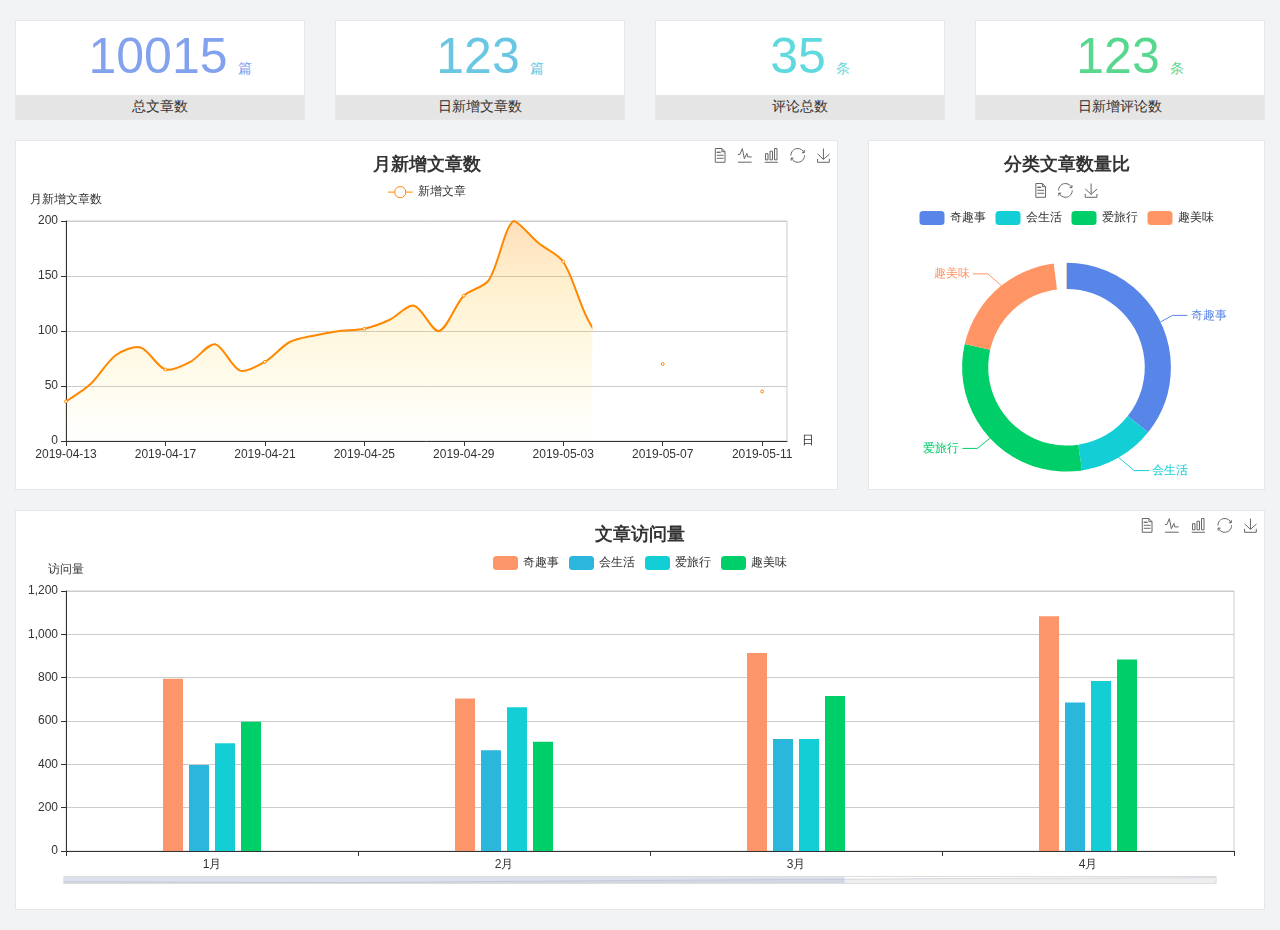
<file: home/dashboard.html>
<!DOCTYPE html>
<html lang="en">

<head>
  <meta charset="UTF-8">
  <meta name="viewport" content="width=device-width, initial-scale=1.0">
  <meta http-equiv="X-UA-Compatible" content="ie=edge">
  <title>图表统计</title>
  <link rel="stylesheet" href="../assets/lib/bootstrap.css">
  <link rel="stylesheet" href="../assets/lib/main.css" />
  <script src="../assets/lib/jquery.js"></script>
  <script type="text/javascript" src="../assets/lib/echarts.min.js"></script>
</head>

<body>
  <div class="container-fluid">
    <div class="row spannel_list">
      <div class="col-sm-3 col-xs-6">
        <div class="spannel">
          <em>10015</em><span>篇</span>
          <b>总文章数</b>
        </div>
      </div>
      <div class="col-sm-3 col-xs-6">
        <div class="spannel scolor01">
          <em>123</em><span>篇</span>
          <b>日新增文章数</b>
        </div>
      </div>
      <div class="col-sm-3 col-xs-6">
        <div class="spannel scolor02">
          <em>35</em><span>条</span>
          <b>评论总数</b>
        </div>
      </div>
      <div class="col-sm-3 col-xs-6">
        <div class="spannel scolor03">
          <em>123</em><span>条</span>
          <b>日新增评论数</b>
        </div>
      </div>
    </div>
  </div>

  <div class="container-fluid">
    <div class="row curve-pie">
      <div class="col-lg-8 col-md-8">
        <div class="gragh_pannel" id="curve_show"></div>
      </div>
      <div class="col-lg-4 col-md-4">
        <div class="gragh_pannel" id="pie_show"></div>
      </div>
    </div>
  </div>

  <div class="container-fluid">
    <div class="column_pannel" id="column_show"></div>
  </div>

  <script>
    var oChart = echarts.init(document.getElementById('curve_show'));
    var aList_all = [
      { 'count': 36, 'date': '2019-04-13' },
      { 'count': 52, 'date': '2019-04-14' },
      { 'count': 78, 'date': '2019-04-15' },
      { 'count': 85, 'date': '2019-04-16' },
      { 'count': 65, 'date': '2019-04-17' },
      { 'count': 72, 'date': '2019-04-18' },
      { 'count': 88, 'date': '2019-04-19' },
      { 'count': 64, 'date': '2019-04-20' },
      { 'count': 72, 'date': '2019-04-21' },
      { 'count': 90, 'date': '2019-04-22' },
      { 'count': 96, 'date': '2019-04-23' },
      { 'count': 100, 'date': '2019-04-24' },
      { 'count': 102, 'date': '2019-04-25' },
      { 'count': 110, 'date': '2019-04-26' },
      { 'count': 123, 'date': '2019-04-27' },
      { 'count': 100, 'date': '2019-04-28' },
      { 'count': 132, 'date': '2019-04-29' },
      { 'count': 146, 'date': '2019-04-30' },
      { 'count': 200, 'date': '2019-05-01' },
      { 'count': 180, 'date': '2019-05-02' },
      { 'count': 163, 'date': '2019-05-03' },
      { 'count': 110, 'date': '2019-05-04' },
      { 'count': 80, 'date': '2019-05-05' },
      { 'count': 82, 'date': '2019-05-06' },
      { 'count': 70, 'date': '2019-05-07' },
      { 'count': 65, 'date': '2019-05-08' },
      { 'count': 54, 'date': '2019-05-09' },
      { 'count': 40, 'date': '2019-05-10' },
      { 'count': 45, 'date': '2019-05-11' },
      { 'count': 38, 'date': '2019-05-12' },
    ];

    let aCount = [];
    let aDate = [];

    for (var i = 0; i < aList_all.length; i++) {
      aCount.push(aList_all[i].count);
      aDate.push(aList_all[i].date);
    }

    var chartopt = {
      title: {
        text: '月新增文章数',
        left: 'center',
        top: '10'
      },
      tooltip: {
        trigger: 'axis'
      },
      legend: {
        data: ['新增文章'],
        top: '40'
      },
      toolbox: {
        show: true,
        feature: {
          mark: { show: true },
          dataView: { show: true, readOnly: false },
          magicType: { show: true, type: ['line', 'bar'] },
          restore: { show: true },
          saveAsImage: { show: true }
        }
      },
      calculable: true,
      xAxis: [
        {
          name: '日',
          type: 'category',
          boundaryGap: false,
          data: aDate
        }
      ],
      yAxis: [
        {
          name: '月新增文章数',
          type: 'value'
        }
      ],
      series: [
        {
          name: '新增文章',
          type: 'line',
          smooth: true,
          itemStyle: { normal: { areaStyle: { type: 'default' }, color: '#f80' }, lineStyle: { color: '#f80' } },
          data: aCount
        }],
      areaStyle: {
        normal: {
          color: new echarts.graphic.LinearGradient(0, 0, 0, 1, [{
            offset: 0,
            color: 'rgba(255,136,0,0.39)'
          }, {
            offset: .34,
            color: 'rgba(255,180,0,0.25)'
          }, {
            offset: 1,
            color: 'rgba(255,222,0,0.00)'
          }])

        }
      },
      grid: {
        show: true,
        x: 50,
        x2: 50,
        y: 80,
        height: 220
      }
    };

    oChart.setOption(chartopt);


    var oPie = echarts.init(document.getElementById('pie_show'));
    var oPieopt =
    {
      title: {
        top: 10,
        text: '分类文章数量比',
        x: 'center'
      },
      tooltip: {
        trigger: 'item',
        formatter: "{a} <br/>{b} : {c} ({d}%)"
      },
      color: ['#5885e8', '#13cfd5', '#00ce68', '#ff9565'],
      legend: {
        x: 'center',
        top: 65,
        data: ['奇趣事', '会生活', '爱旅行', '趣美味']
      },
      toolbox: {
        show: true,
        x: 'center',
        top: 35,
        feature: {
          mark: { show: true },
          dataView: { show: true, readOnly: false },
          magicType: {
            show: true,
            type: ['pie', 'funnel'],
            option: {
              funnel: {
                x: '25%',
                width: '50%',
                funnelAlign: 'left',
                max: 1548
              }
            }
          },
          restore: { show: true },
          saveAsImage: { show: true }
        }
      },
      calculable: true,
      series: [
        {
          name: '访问来源',
          type: 'pie',
          radius: ['45%', '60%'],
          center: ['50%', '65%'],
          data: [
            { value: 300, name: '奇趣事' },
            { value: 100, name: '会生活' },
            { value: 260, name: '爱旅行' },
            { value: 180, name: '趣美味' }
          ]
        }
      ]
    };
    oPie.setOption(oPieopt);



    var oColumn = this.echarts.init(document.getElementById('column_show'));
    var oColumnopt =
    {
      title: {
        text: '文章访问量',
        left: 'center',
        top: '10'
      },
      tooltip: {
        trigger: 'axis'
      },
      legend: {
        data: ['奇趣事', '会生活', '爱旅行', '趣美味'],
        top: '40'
      },
      toolbox: {
        show: true,
        feature: {
          mark: { show: true },
          dataView: { show: true, readOnly: false },
          magicType: { show: true, type: ['line', 'bar'] },
          restore: { show: true },
          saveAsImage: { show: true }
        }
      },
      calculable: true,
      xAxis: [
        {
          type: 'category',
          data: ['1月', '2月', '3月', '4月', '5月']
        }
      ],
      yAxis: [
        {
          name: '访问量',
          type: 'value'
        }
      ],
      series: [
        {
          name: '奇趣事',
          type: 'bar',
          barWidth: 20,
          itemStyle: {
            normal: { areaStyle: { type: 'default' }, color: '#fd956a' }
          },
          data: [800, 708, 920, 1090, 1200]
        },
        {
          name: '会生活',
          type: 'bar',
          barWidth: 20,
          itemStyle: {
            normal: { areaStyle: { type: 'default' }, color: '#2bb6db' }
          },
          data: [400, 468, 520, 690, 800]
        },
        {
          name: '爱旅行',
          type: 'bar',
          barWidth: 20,
          itemStyle: {
            normal: { areaStyle: { type: 'default' }, color: '#13cfd5' }
          },
          data: [500, 668, 520, 790, 900]
        },
        {
          name: '趣美味',
          type: 'bar',
          barWidth: 20,
          itemStyle: {
            normal: { areaStyle: { type: 'default' }, color: '#00ce68' }
          },
          data: [600, 508, 720, 890, 1000]
        }
      ],
      grid: {
        show: true,
        x: 50,
        x2: 30,
        y: 80,
        height: 260
      },
      dataZoom: [//给x轴设置滚动条
        {
          start: 0,//默认为0
          end: 100 - 1000 / 31,//默认为100
          type: 'slider',
          show: true,
          xAxisIndex: [0],
          handleSize: 0,//滑动条的 左右2个滑动条的大小
          height: 8,//组件高度
          left: 45, //左边的距离
          right: 50,//右边的距离
          bottom: 26,//右边的距离
          handleColor: '#ddd',//h滑动图标的颜色
          handleStyle: {
            borderColor: "#cacaca",
            borderWidth: "1",
            shadowBlur: 2,
            background: "#ddd",
            shadowColor: "#ddd",
          }
        }]
    };
    oColumn.setOption(oColumnopt);
  </script>
</body>

</html>
</file>
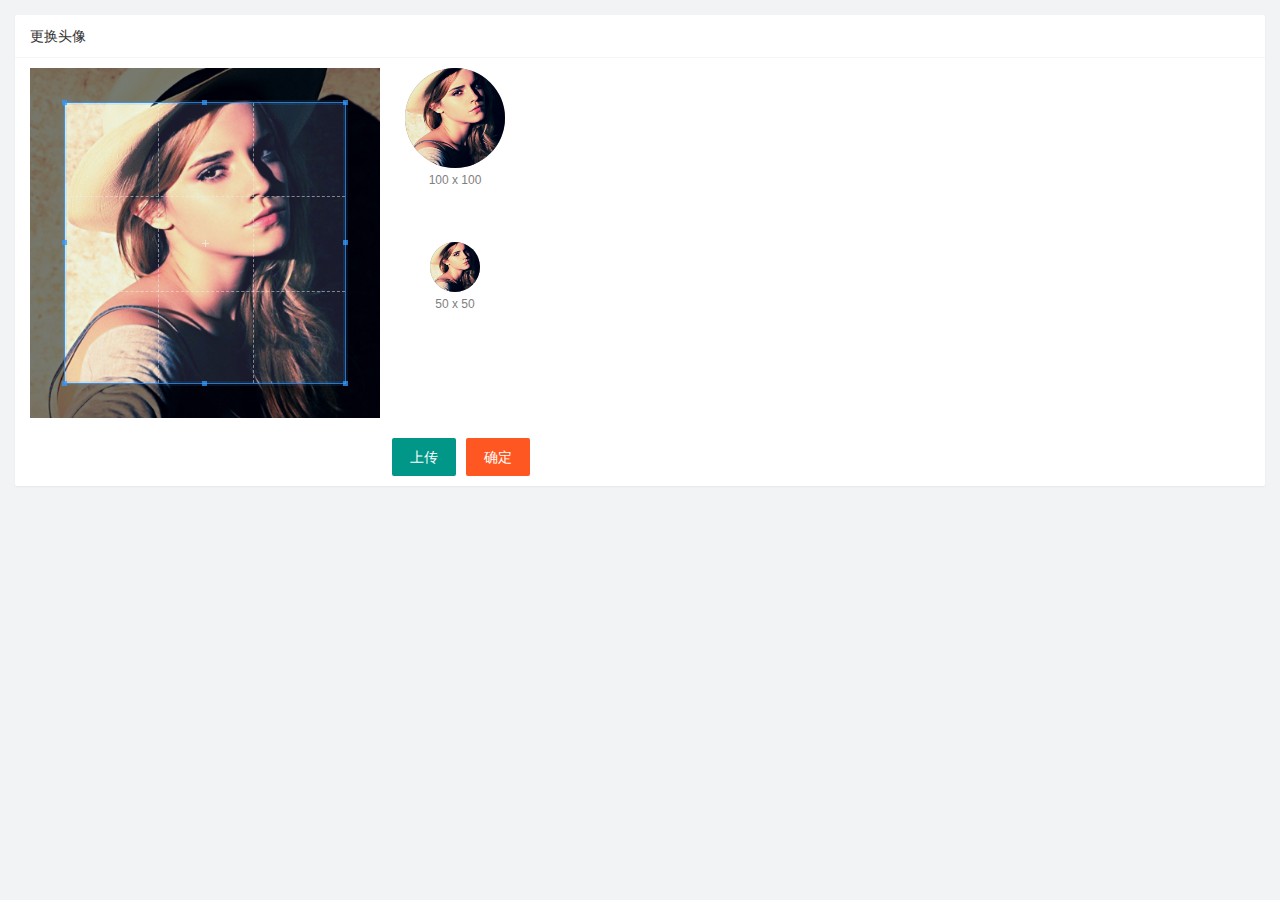
<file: user/user_avatar.html>
<!DOCTYPE html>
<html lang="en">

<head>
    <meta charset="UTF-8">
    <meta name="viewport" content="width=device-width, initial-scale=1.0">
    <title>Document</title>
    <link rel="stylesheet" href="../assets/lib/layui/css/layui.css">
    <link rel="stylesheet" href="../assets/lib/cropper/cropper.css">
    <link rel="stylesheet" href="../assets/css/user/user_avatar.css">
</head>

<body>
    <div class="layui-card">
        <div class="layui-card-header">更换头像</div>
        <div class="layui-card-body">
            <!-- 第一行的图片裁剪和预览区域 -->
            <div class="row1">
                <!-- 图片裁剪区域 -->
                <div class="cropper-box">
                    <!-- 这个 img 标签很重要，将来会把它初始化为裁剪区域 -->
                    <img id="image" src="../assets/images/sample.jpg" />
                </div>
                <!-- 图片的预览区域 -->
                <div class="preview-box">
                    <div>
                        <!-- 宽高为 100px 的预览区域 -->
                        <div class="img-preview w100"></div>
                        <p class="size">100 x 100</p>
                    </div>
                    <div>
                        <!-- 宽高为 50px 的预览区域 -->
                        <div class="img-preview w50"></div>
                        <p class="size">50 x 50</p>
                    </div>
                </div>
            </div>

            <!-- 第二行的按钮区域 -->
            <div class="row2">
                <input type="file" id="file" accept="image/png,image/jpeg">
                <button type="button" class="layui-btn" id="btnChooseImage">上传</button>
                <button type="button" class="layui-btn layui-btn-danger" id="btnUpload">确定</button>
            </div>
        </div>
    </div>
    <script src="../assets/lib/layui/layui.all.js"></script>
    <script src="../assets/lib/jquery.js"></script>
    <script src="../assets/lib/cropper/Cropper.js"></script>
    <script src="../assets/lib/cropper/jquery-cropper.js"></script>
    <script src="../assets/js/baseAPI.js"></script>
    <script src="../assets/js/user/user_avatar.js"></script>
</body>

</html>
</file>
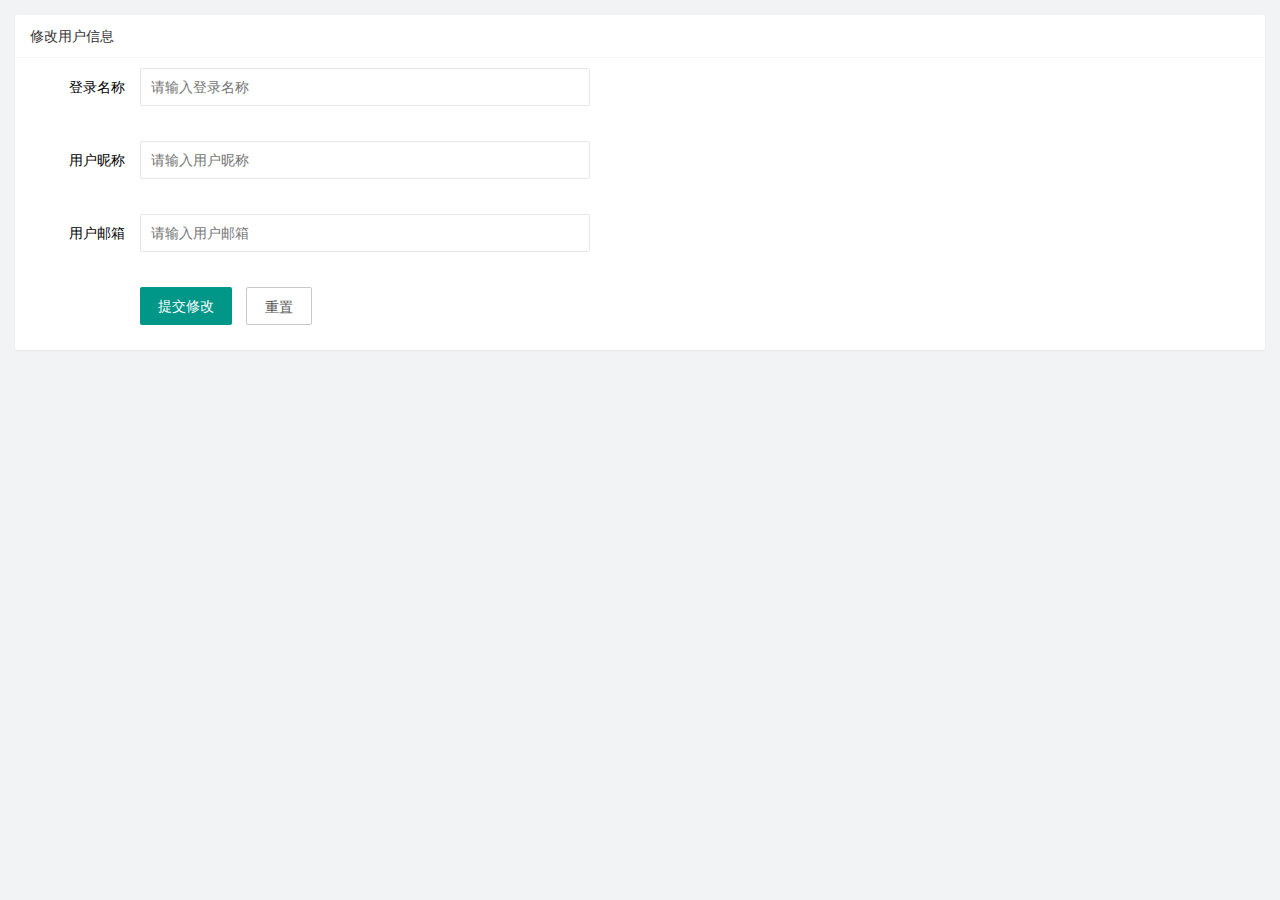
<file: user/user_info.html>
<!DOCTYPE html>
<html lang="en">

<head>
    <meta charset="UTF-8">
    <meta name="viewport" content="width=device-width, initial-scale=1.0">
    <title>Document</title>
    <!-- 导入第三方的样式 -->
    <link rel="stylesheet" href="../assets/lib/layui/css/layui.css">
    <!-- 导入自己的样式 -->
    <link rel="stylesheet" href="../assets/css/user/user_info.css">

</head>

<body>
    <div class="layui-card">
        <div class="layui-card-header">修改用户信息</div>
        <div class="layui-card-body">
            <!-- form表单 -->
            <!-- form 表单区域 -->
            <form class="layui-form" lay-filter="formUserInfo">
                <!-- 这是隐藏域 -->
                <input type="hidden" name="id">
                <div class="layui-form-item">
                    <label class="layui-form-label">登录名称</label>
                    <div class="layui-input-block">
                        <input type="text" name="username" required lay-verify="required" placeholder="请输入登录名称"
                            autocomplete="off" class="layui-input" readonly />
                    </div>
                </div>
                <div class="layui-form-item">
                    <label class="layui-form-label">用户昵称</label>
                    <div class="layui-input-block">
                        <input type="text" name="nickname" required lay-verify="required|nickname" placeholder="请输入用户昵称"
                            autocomplete="off" class="layui-input" />
                    </div>
                </div>
                <div class="layui-form-item">
                    <label class="layui-form-label">用户邮箱</label>
                    <div class="layui-input-block">
                        <input type="text" name="email" required lay-verify="required|email" placeholder="请输入用户邮箱"
                            autocomplete="off" class="layui-input" />
                    </div>
                </div>
                <div class="layui-form-item">
                    <div class="layui-input-block">
                        <button class="layui-btn" lay-submit lay-filter="formDemo">提交修改</button>
                        <button type="reset" class="layui-btn layui-btn-primary" id="btnReset">重置</button>
                    </div>
                </div>
            </form>
        </div>
    </div>

    <!-- 导入 layui 的 js -->
    <script src="../assets/lib/layui/layui.all.js"></script>
    <!-- 导入 jquery -->
    <script src="../assets/lib/jquery.js"></script>
    <!-- 导入 baseAPI -->
    <script src="../assets/js/baseAPI.js"></script>
    <!-- 导入自己的 js -->
    <script src="../assets/js/user/user_info.js"></script>
</body>

</html>
</file>
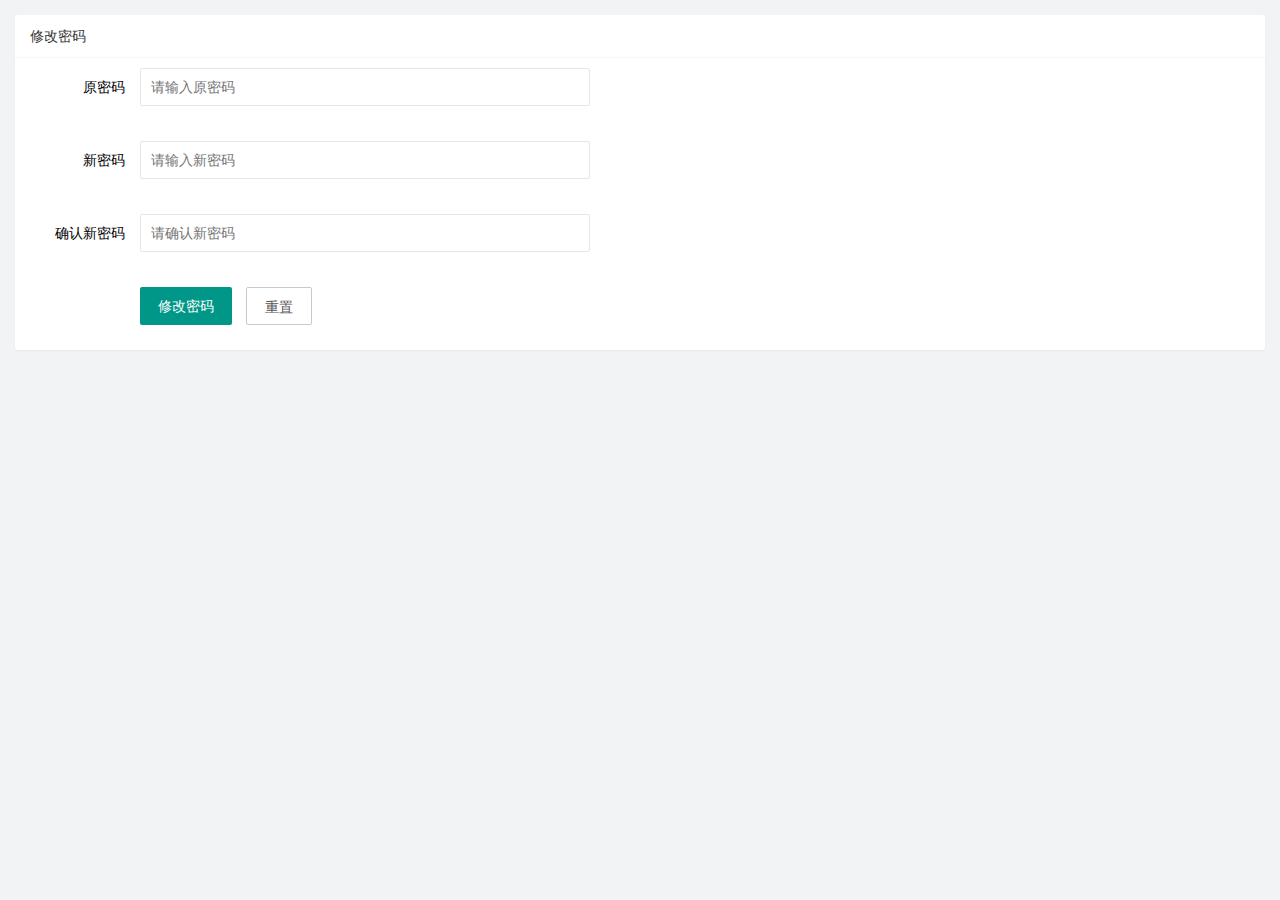
<file: user/user_pwd.html>
<!DOCTYPE html>
<html lang="en">

<head>
    <meta charset="UTF-8">
    <meta name="viewport" content="width=device-width, initial-scale=1.0">
    <title>Document</title>
    <link rel="stylesheet" href="../assets/lib/layui/css/layui.css">
    <link rel="stylesheet" href="../assets/css/user/user_pwd.css">
</head>

<body>
    <div class="layui-card">
        <div class="layui-card-header">修改密码</div>
        <div class="layui-card-body">
            <form class="layui-form" action="">
                <div class="layui-form-item">
                    <label class="layui-form-label">原密码</label>
                    <div class="layui-input-block">
                        <input type="password" name="oldPwd" required lay-verify="required|pwd" placeholder="请输入原密码"
                            autocomplete="off" class="layui-input">
                    </div>
                </div>
                <div class="layui-form-item">
                    <label class="layui-form-label">新密码</label>
                    <div class="layui-input-block">
                        <input type="password" name="newPwd" required lay-verify="required|pwd|samePwd" placeholder="请输入新密码"
                            autocomplete="off" class="layui-input">
                    </div>
                </div>
                <div class="layui-form-item">
                    <label class="layui-form-label">确认新密码</label>
                    <div class="layui-input-block">
                        <input type="password" name="rePwd" required lay-verify="required|rePwd" placeholder="请确认新密码"
                            autocomplete="off" class="layui-input">
                    </div>
                </div>

                <div class="layui-form-item">
                    <div class="layui-input-block">
                      <button class="layui-btn" lay-submit lay-filter="formDemo">修改密码</button>
                      <button type="reset" class="layui-btn layui-btn-primary">重置</button>
                    </div>
                  </div>
            </form>
        </div>
    </div>
    <!-- 导入layui的js -->
    <script src="../assets/lib/layui/layui.all.js"></script>
    <!-- 导入jquery -->
    <script src="../assets/lib/jquery.js"></script>
    <!-- 导入 baseAPI -->
    <script src="../assets/js/baseAPI.js"></script>
    <!-- 导入自己的js -->
    <script src="../assets/js/user/user_pwd.js"></script>
</body>

</html>
</file>
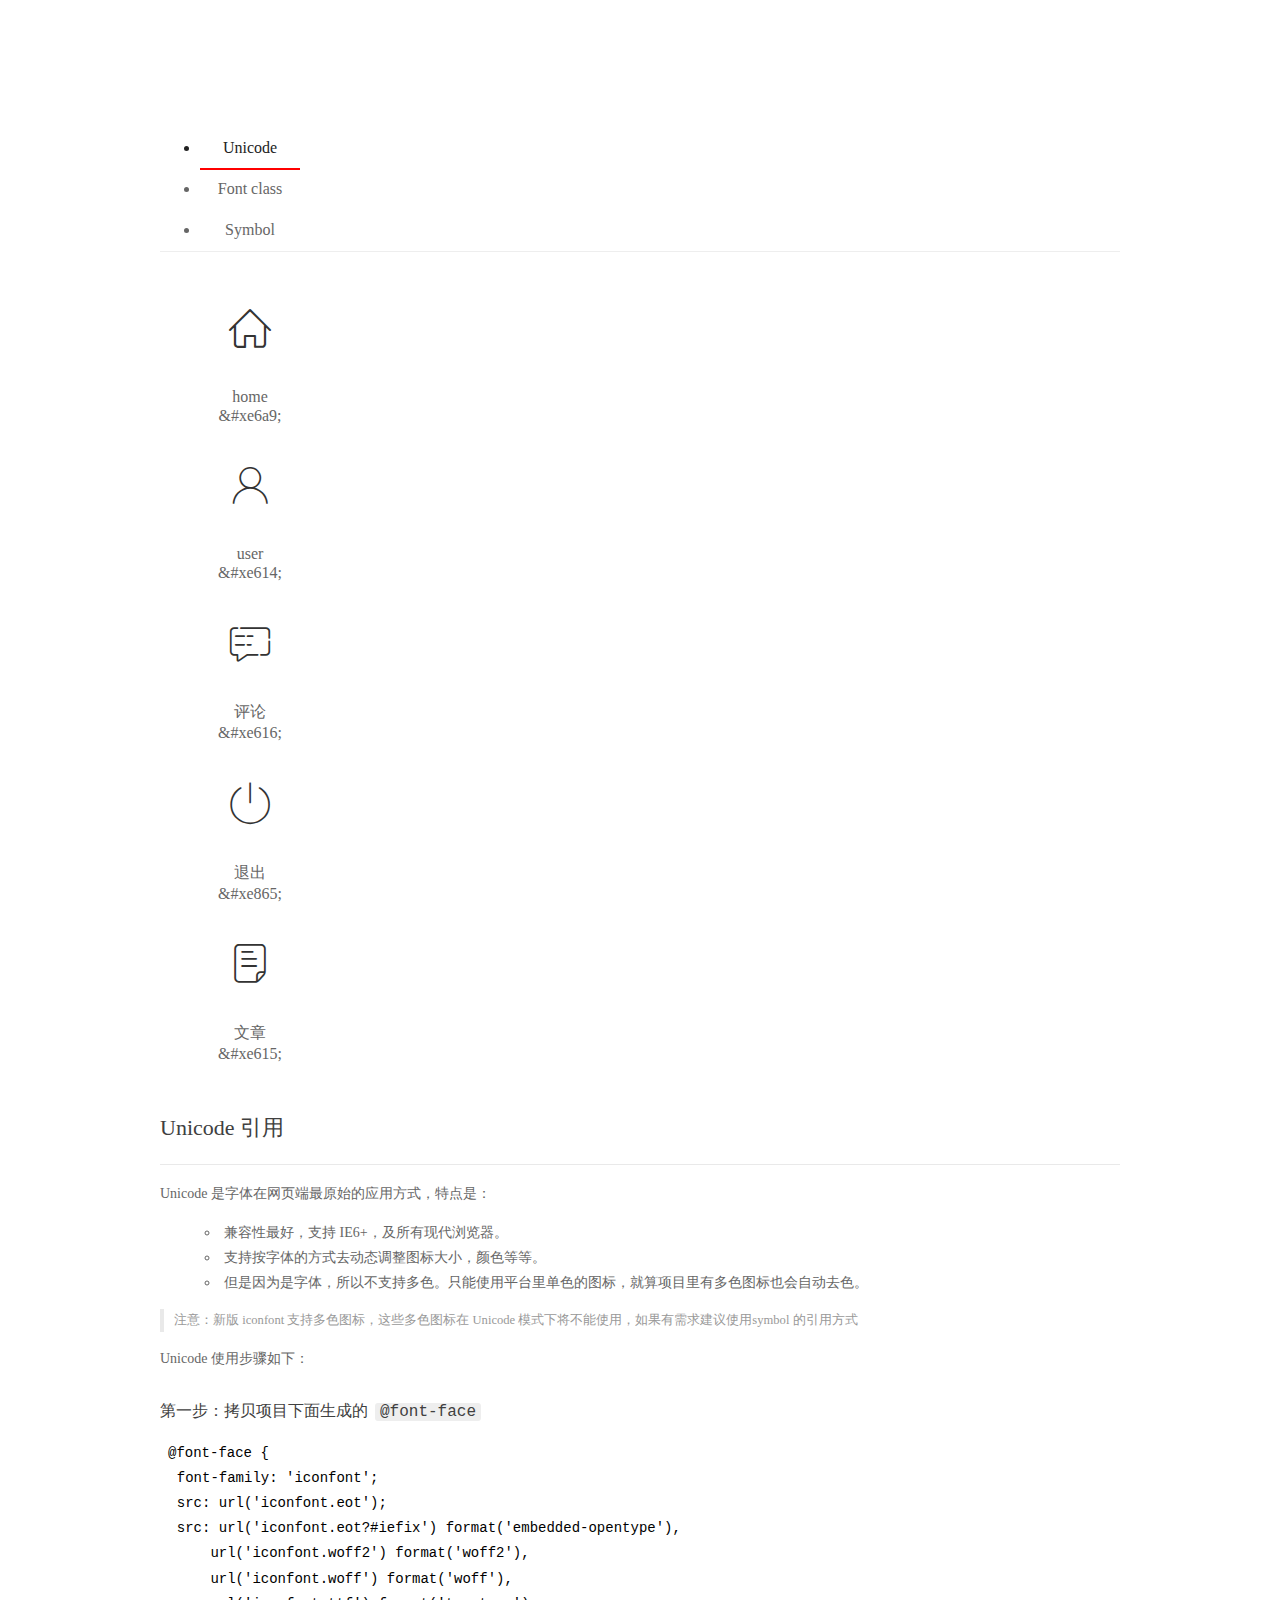
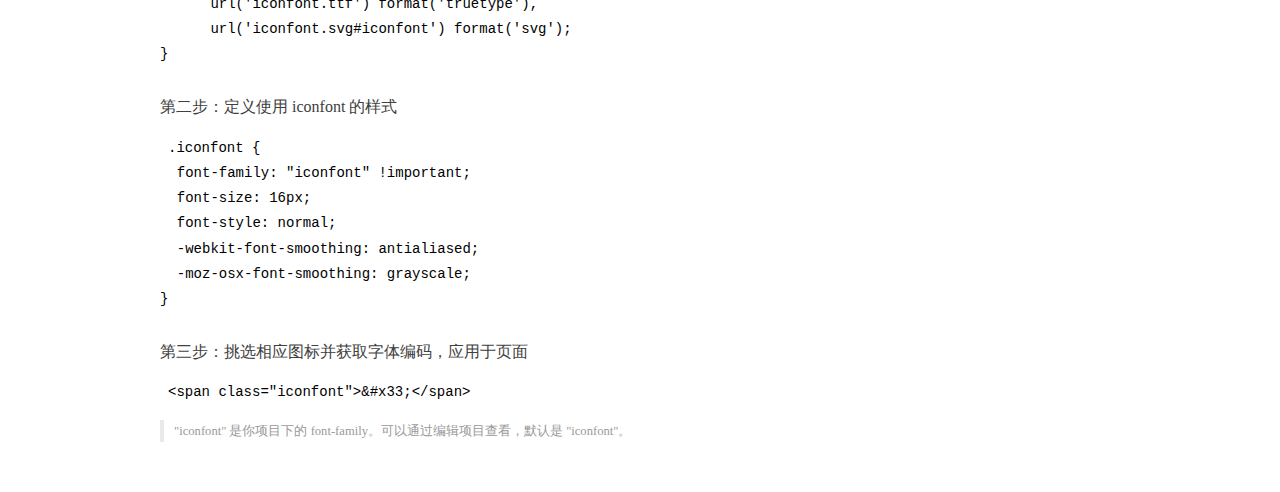
<file: assets/fonts/demo_index.html>
<!DOCTYPE html>
<html>
<head>
  <meta charset="utf-8"/>
  <title>IconFont Demo</title>
  <link rel="shortcut icon" href="https://gtms04.alicdn.com/tps/i4/TB1_oz6GVXXXXaFXpXXJDFnIXXX-64-64.ico" type="image/x-icon"/>
  <link rel="stylesheet" href="https://g.alicdn.com/thx/cube/1.3.2/cube.min.css">
  <link rel="stylesheet" href="demo.css">
  <link rel="stylesheet" href="iconfont.css">
  <script src="iconfont.js"></script>
  <!-- jQuery -->
  <script src="https://a1.alicdn.com/oss/uploads/2018/12/26/7bfddb60-08e8-11e9-9b04-53e73bb6408b.js"></script>
  <!-- 代码高亮 -->
  <script src="https://a1.alicdn.com/oss/uploads/2018/12/26/a3f714d0-08e6-11e9-8a15-ebf944d7534c.js"></script>
</head>
<body>
  <div class="main">
    <h1 class="logo"><a href="https://www.iconfont.cn/" title="iconfont 首页" target="_blank">&#xe86b;</a></h1>
    <div class="nav-tabs">
      <ul id="tabs" class="dib-box">
        <li class="dib active"><span>Unicode</span></li>
        <li class="dib"><span>Font class</span></li>
        <li class="dib"><span>Symbol</span></li>
      </ul>
      
    </div>
    <div class="tab-container">
      <div class="content unicode" style="display: block;">
          <ul class="icon_lists dib-box">
          
            <li class="dib">
              <span class="icon iconfont">&#xe6a9;</span>
                <div class="name">home</div>
                <div class="code-name">&amp;#xe6a9;</div>
              </li>
          
            <li class="dib">
              <span class="icon iconfont">&#xe614;</span>
                <div class="name">user</div>
                <div class="code-name">&amp;#xe614;</div>
              </li>
          
            <li class="dib">
              <span class="icon iconfont">&#xe616;</span>
                <div class="name">评论</div>
                <div class="code-name">&amp;#xe616;</div>
              </li>
          
            <li class="dib">
              <span class="icon iconfont">&#xe865;</span>
                <div class="name">退出</div>
                <div class="code-name">&amp;#xe865;</div>
              </li>
          
            <li class="dib">
              <span class="icon iconfont">&#xe615;</span>
                <div class="name">文章</div>
                <div class="code-name">&amp;#xe615;</div>
              </li>
          
          </ul>
          <div class="article markdown">
          <h2 id="unicode-">Unicode 引用</h2>
          <hr>

          <p>Unicode 是字体在网页端最原始的应用方式，特点是：</p>
          <ul>
            <li>兼容性最好，支持 IE6+，及所有现代浏览器。</li>
            <li>支持按字体的方式去动态调整图标大小，颜色等等。</li>
            <li>但是因为是字体，所以不支持多色。只能使用平台里单色的图标，就算项目里有多色图标也会自动去色。</li>
          </ul>
          <blockquote>
            <p>注意：新版 iconfont 支持多色图标，这些多色图标在 Unicode 模式下将不能使用，如果有需求建议使用symbol 的引用方式</p>
          </blockquote>
          <p>Unicode 使用步骤如下：</p>
          <h3 id="-font-face">第一步：拷贝项目下面生成的 <code>@font-face</code></h3>
<pre><code class="language-css"
>@font-face {
  font-family: 'iconfont';
  src: url('iconfont.eot');
  src: url('iconfont.eot?#iefix') format('embedded-opentype'),
      url('iconfont.woff2') format('woff2'),
      url('iconfont.woff') format('woff'),
      url('iconfont.ttf') format('truetype'),
      url('iconfont.svg#iconfont') format('svg');
}
</code></pre>
          <h3 id="-iconfont-">第二步：定义使用 iconfont 的样式</h3>
<pre><code class="language-css"
>.iconfont {
  font-family: "iconfont" !important;
  font-size: 16px;
  font-style: normal;
  -webkit-font-smoothing: antialiased;
  -moz-osx-font-smoothing: grayscale;
}
</code></pre>
          <h3 id="-">第三步：挑选相应图标并获取字体编码，应用于页面</h3>
<pre>
<code class="language-html"
>&lt;span class="iconfont"&gt;&amp;#x33;&lt;/span&gt;
</code></pre>
          <blockquote>
            <p>"iconfont" 是你项目下的 font-family。可以通过编辑项目查看，默认是 "iconfont"。</p>
          </blockquote>
          </div>
      </div>
      <div class="content font-class">
        <ul class="icon_lists dib-box">
          
          <li class="dib">
            <span class="icon iconfont icon-home"></span>
            <div class="name">
              home
            </div>
            <div class="code-name">.icon-home
            </div>
          </li>
          
          <li class="dib">
            <span class="icon iconfont icon-user"></span>
            <div class="name">
              user
            </div>
            <div class="code-name">.icon-user
            </div>
          </li>
          
          <li class="dib">
            <span class="icon iconfont icon-pinglun"></span>
            <div class="name">
              评论
            </div>
            <div class="code-name">.icon-pinglun
            </div>
          </li>
          
          <li class="dib">
            <span class="icon iconfont icon-tuichu"></span>
            <div class="name">
              退出
            </div>
            <div class="code-name">.icon-tuichu
            </div>
          </li>
          
          <li class="dib">
            <span class="icon iconfont icon-16"></span>
            <div class="name">
              文章
            </div>
            <div class="code-name">.icon-16
            </div>
          </li>
          
        </ul>
        <div class="article markdown">
        <h2 id="font-class-">font-class 引用</h2>
        <hr>

        <p>font-class 是 Unicode 使用方式的一种变种，主要是解决 Unicode 书写不直观，语意不明确的问题。</p>
        <p>与 Unicode 使用方式相比，具有如下特点：</p>
        <ul>
          <li>兼容性良好，支持 IE8+，及所有现代浏览器。</li>
          <li>相比于 Unicode 语意明确，书写更直观。可以很容易分辨这个 icon 是什么。</li>
          <li>因为使用 class 来定义图标，所以当要替换图标时，只需要修改 class 里面的 Unicode 引用。</li>
          <li>不过因为本质上还是使用的字体，所以多色图标还是不支持的。</li>
        </ul>
        <p>使用步骤如下：</p>
        <h3 id="-fontclass-">第一步：引入项目下面生成的 fontclass 代码：</h3>
<pre><code class="language-html">&lt;link rel="stylesheet" href="./iconfont.css"&gt;
</code></pre>
        <h3 id="-">第二步：挑选相应图标并获取类名，应用于页面：</h3>
<pre><code class="language-html">&lt;span class="iconfont icon-xxx"&gt;&lt;/span&gt;
</code></pre>
        <blockquote>
          <p>"
            iconfont" 是你项目下的 font-family。可以通过编辑项目查看，默认是 "iconfont"。</p>
        </blockquote>
      </div>
      </div>
      <div class="content symbol">
          <ul class="icon_lists dib-box">
          
            <li class="dib">
                <svg class="icon svg-icon" aria-hidden="true">
                  <use xlink:href="#icon-home"></use>
                </svg>
                <div class="name">home</div>
                <div class="code-name">#icon-home</div>
            </li>
          
            <li class="dib">
                <svg class="icon svg-icon" aria-hidden="true">
                  <use xlink:href="#icon-user"></use>
                </svg>
                <div class="name">user</div>
                <div class="code-name">#icon-user</div>
            </li>
          
            <li class="dib">
                <svg class="icon svg-icon" aria-hidden="true">
                  <use xlink:href="#icon-pinglun"></use>
                </svg>
                <div class="name">评论</div>
                <div class="code-name">#icon-pinglun</div>
            </li>
          
            <li class="dib">
                <svg class="icon svg-icon" aria-hidden="true">
                  <use xlink:href="#icon-tuichu"></use>
                </svg>
                <div class="name">退出</div>
                <div class="code-name">#icon-tuichu</div>
            </li>
          
            <li class="dib">
                <svg class="icon svg-icon" aria-hidden="true">
                  <use xlink:href="#icon-16"></use>
                </svg>
                <div class="name">文章</div>
                <div class="code-name">#icon-16</div>
            </li>
          
          </ul>
          <div class="article markdown">
          <h2 id="symbol-">Symbol 引用</h2>
          <hr>

          <p>这是一种全新的使用方式，应该说这才是未来的主流，也是平台目前推荐的用法。相关介绍可以参考这篇<a href="">文章</a>
            这种用法其实是做了一个 SVG 的集合，与另外两种相比具有如下特点：</p>
          <ul>
            <li>支持多色图标了，不再受单色限制。</li>
            <li>通过一些技巧，支持像字体那样，通过 <code>font-size</code>, <code>color</code> 来调整样式。</li>
            <li>兼容性较差，支持 IE9+，及现代浏览器。</li>
            <li>浏览器渲染 SVG 的性能一般，还不如 png。</li>
          </ul>
          <p>使用步骤如下：</p>
          <h3 id="-symbol-">第一步：引入项目下面生成的 symbol 代码：</h3>
<pre><code class="language-html">&lt;script src="./iconfont.js"&gt;&lt;/script&gt;
</code></pre>
          <h3 id="-css-">第二步：加入通用 CSS 代码（引入一次就行）：</h3>
<pre><code class="language-html">&lt;style&gt;
.icon {
  width: 1em;
  height: 1em;
  vertical-align: -0.15em;
  fill: currentColor;
  overflow: hidden;
}
&lt;/style&gt;
</code></pre>
          <h3 id="-">第三步：挑选相应图标并获取类名，应用于页面：</h3>
<pre><code class="language-html">&lt;svg class="icon" aria-hidden="true"&gt;
  &lt;use xlink:href="#icon-xxx"&gt;&lt;/use&gt;
&lt;/svg&gt;
</code></pre>
          </div>
      </div>

    </div>
  </div>
  <script>
  $(document).ready(function () {
      $('.tab-container .content:first').show()

      $('#tabs li').click(function (e) {
        var tabContent = $('.tab-container .content')
        var index = $(this).index()

        if ($(this).hasClass('active')) {
          return
        } else {
          $('#tabs li').removeClass('active')
          $(this).addClass('active')

          tabContent.hide().eq(index).fadeIn()
        }
      })
    })
  </script>
</body>
</html>
</file>
<file: assets/lib/main.css>
body{
    font-family:'MicroSoft YaHei';
    background-color: #f2f3f5;
}
.main_wrap{
    position:fixed;
    width:100%;
    height:100%;
    left:0px;
    top:0px;
    background:url('../images/login_bg.jpg'); 
    background-size:100% 100%; 
  }
.header{
    width:1200px;
    overflow: hidden;
    margin:20px auto 0;
}
.heade .logo{
    float: left;
}
.header .copyright{
    float:right;
    font-size:12px;
    color:#fff;
    text-align:right;
    line-height:20px;
    margin-top:10px;
}
.login_form_con{
    position:absolute;
    left:50%;
    top:50%;
    margin-left:-200px;
    margin-top:-155px;
    width:400px;
    height:310px;
    background-color: #edeff0;
}

.login_form{
    position: relative;
}

.login_form .icon-user{
    position:absolute;
    font-size:16px;
    color:#999;
    left:46px;
    top:12px;
}
.login_form .icon-key{
    position:absolute;
    font-size:18px;
    color:#999;
    left:46px;
    top:78px;
}
.login_title{
    height:60px;
    background:url('../images/login_title.png') center center no-repeat #fff;
}
.input_txt,.input_pass,.input_sub{
    display:block;
    width:334px;
    height:37px;
    padding:0px;
    text-indent:40px;
    border:1px solid #ddd;
    margin:27px auto 0;
    outline:none;
}
.input_sub{
    margin-top:40px;
    height:42px;
    background-color: #19b9e7;
    text-indent:0px;
    font-size:18px;
    color:#fff;
    cursor: pointer;
}
.input_sub:hover{
    background-color: #08a0cc;
}

.sider{
    position:fixed;
    left:0;
    top:0;
    bottom:0;
    width:210px;
    background-color: #323745;
}
.sider .logo{
    display:block;
    height:56px;
    background-color: #242732;
    overflow: hidden;
}
.sider .logo img{
    display:block;
    margin:6px auto 0;
}
.user_info{
    height:79px;
    border-bottom:1px solid #5a5e6b;
}

.user_info img{
    float: left;
    width:40px;
    height:40px;
    border-radius:20px;
    margin:19px 0 0 30px;
}
.user_info span{
    float: left;
    width:120px;
    font-size:12px;
    color:#fff;
    margin:23px 0 0 20px;
}
.user_info b{
    float: left;
    width: 120px;
    font-weight:normal;
    font-size:12px;
    color:#adafb5;
    margin:2px 0 0 20px;
}

.menu .level01{
    height:50px;
    line-height:50px;
}
.menu .level01 a{
    display:block;
    height:50px;
    font-size:12px;
    color:#adafb5;
    overflow: hidden;
}
.menu .level01.active a{
    background-color: #1378f0;
    color:#fff;
}
.menu .level01.active i{
    color:#fff;
}

.menu .level01 a:hover{
    background-color: #1378f0;
    color:#fff;
}
.menu .level01 a:hover i{
    color:#fff;
}
.menu .level01 i{
    color:#61646f;
    font-size:22px;
    float: left;
    margin-left:26px;
}
.menu .level01 span{
    float: left;
    margin-left:10px;
}
.menu .level01 b{
    float: right;
    margin-right:20px;
    font-weight:normal;
    transform:rotate(90deg);
    transition:all 500ms ease;
}

.menu .level01 .rotate0{
    transform:rotate(0deg);
}

.menu .level02{
    background: #242732;
    display:none;
}


.menu .level02 li{
    height:40px;
    line-height:40px;
}
.menu .level02 li a{
    display:block;
    height:40px;
    font-size:12px;
    color:#adafb5;
    overflow: hidden;
}

.menu .level02 li a:hover{
    background-color: #1378f0;
    color:#fff;
}

.menu .level02 li i{
    font-size:12px;
    float: left;
    margin-left:60px;
}
.menu .level02 li span{
    font-size:12px;
    float: left;
    margin-left:5px;
}

.menu .level02 .active a{
    color:#ffae00;
}

.header_bar{
    position:fixed;
    left:210px;
    right:0;
    top:0;
    height:56px;
    background-color: #fff;
}

.main{
    position:fixed;
    left:210px;
    top:56px;
    right:0;
    bottom:0;
    background-color: #f2f3f5;
}

.search_form{
    width:218px;
    height:33px;
    border:1px solid #ddd;
    background-color: #f2f3f5;
    border-radius:16px;
    float: left;
    margin:12px 0 0 27px;
}

.search_form input{
    padding:0px;
    margin:0px;
    border:0px;
    float: left;
    background-color: #f2f3f5;
    font-size:12px;
    width:175px;
    height:31px;
    margin-left:12px;
    outline:none;
   
}

.search_form .icon-search{
    line-height:33px;
    cursor: pointer;
    font-size:18px;
    color:#abaebb;
}
.user_center_link{
    float:right;

}
.user_center_link a{
    line-height:56px;
    font-size:12px;
    color:#999;
    margin-right:15px;
}
.user_center_link a:hover{
    color:#ffae00
}

.user_center_link img{
    width:42px;
    height:42px;
    border-radius:32px;
    margin-right:10px;
}

.spannel_list{
    margin-top:20px;
}

.spannel{
	height:100px;
	overflow:hidden;
	text-align:center;
    position:relative;
    background-color: #fff;
    border:1px solid #e7e7e9;
    margin-bottom:20px;
}

.spannel em{
    font-style:normal;
	font-size:50px;
	line-height:50px;
	display:inline-block;
	margin:10px 0 0 20px;
	font-family:'Arial';
	color:#83a2ed;
}

.spannel span{
	font-size:14px;
	display:inline-block;
	color:#83a2ed;
	margin-left:10px;
}

.spannel b{
	position:absolute;
	left:0;
	bottom:0;
	width:100%;
	line-height:24px;
	background:#e5e5e5;
	color:#333;
	font-size:14px;
	font-weight:normal;
}

.scolor01 em,.scolor01 span{
	color:#6ac6e2;
}

.scolor02 em,.scolor02 span{
	color:#5fd9de;
}

.scolor03 em,.scolor03 span{
	color:#58d88e;
}


.gragh_pannel{
    height:350px;
    border:1px solid #e7e7e9;
    background-color: #fff!important; 
    margin-bottom:20px;  
}

.column_pannel{
    margin-bottom:20px;
    height:400px;
    border:1px solid #e7e7e9;
    background-color: #fff!important;   
}

.common_title{
    line-height:42px;
    background-color: #fbfbfb;
    border:1px solid #e7e7e9;
    margin-top:20px;
    text-indent: 15px;
    font-size:14px;
    color:#333;
}

.common_con{
    border:1px solid #e7e7e9;
    border-top:0px;
    background-color: #fff;
    padding-bottom:20px;
    margin-bottom:20px;
}
.opt_btns{
    margin-top:20px;
}

.mp20{
    margin-top:20px;
}

.pagination{   
   margin:0;
}

.article_form{
    margin-top:20px;
}

.form-group{
    margin-bottom:25px;
}

.form-group label{
    font-weight:normal;
    color:#666;
}

.icon-icondate{
    line-height:16px;
}

.user_pic{
    width:100px;
    height:100px;
    margin-bottom:10px;
}

.article_cover{
    width:200px;
    height:200px;
    margin-bottom:10px;
}
</file>
<file: assets/lib/layui/css/layui.css>
/** layui-v2.5.5 MIT License By https://www.layui.com */
 .layui-inline,img{display:inline-block;vertical-align:middle}h1,h2,h3,h4,h5,h6{font-weight:400}.layui-edge,.layui-header,.layui-inline,.layui-main{position:relative}.layui-body,.layui-edge,.layui-elip{overflow:hidden}.layui-btn,.layui-edge,.layui-inline,img{vertical-align:middle}.layui-btn,.layui-disabled,.layui-icon,.layui-unselect{-moz-user-select:none;-webkit-user-select:none;-ms-user-select:none}.layui-elip,.layui-form-checkbox span,.layui-form-pane .layui-form-label{text-overflow:ellipsis;white-space:nowrap}.layui-breadcrumb,.layui-tree-btnGroup{visibility:hidden}blockquote,body,button,dd,div,dl,dt,form,h1,h2,h3,h4,h5,h6,input,li,ol,p,pre,td,textarea,th,ul{margin:0;padding:0;-webkit-tap-highlight-color:rgba(0,0,0,0)}a:active,a:hover{outline:0}img{border:none}li{list-style:none}table{border-collapse:collapse;border-spacing:0}h4,h5,h6{font-size:100%}button,input,optgroup,option,select,textarea{font-family:inherit;font-size:inherit;font-style:inherit;font-weight:inherit;outline:0}pre{white-space:pre-wrap;white-space:-moz-pre-wrap;white-space:-pre-wrap;white-space:-o-pre-wrap;word-wrap:break-word}body{line-height:24px;font:14px Helvetica Neue,Helvetica,PingFang SC,Tahoma,Arial,sans-serif}hr{height:1px;margin:10px 0;border:0;clear:both}a{color:#333;text-decoration:none}a:hover{color:#777}a cite{font-style:normal;*cursor:pointer}.layui-border-box,.layui-border-box *{box-sizing:border-box}.layui-box,.layui-box *{box-sizing:content-box}.layui-clear{clear:both;*zoom:1}.layui-clear:after{content:'\20';clear:both;*zoom:1;display:block;height:0}.layui-inline{*display:inline;*zoom:1}.layui-edge{display:inline-block;width:0;height:0;border-width:6px;border-style:dashed;border-color:transparent}.layui-edge-top{top:-4px;border-bottom-color:#999;border-bottom-style:solid}.layui-edge-right{border-left-color:#999;border-left-style:solid}.layui-edge-bottom{top:2px;border-top-color:#999;border-top-style:solid}.layui-edge-left{border-right-color:#999;border-right-style:solid}.layui-disabled,.layui-disabled:hover{color:#d2d2d2!important;cursor:not-allowed!important}.layui-circle{border-radius:100%}.layui-show{display:block!important}.layui-hide{display:none!important}@font-face{font-family:layui-icon;src:url(../font/iconfont.eot?v=250);src:url(../font/iconfont.eot?v=250#iefix) format('embedded-opentype'),url(../font/iconfont.woff2?v=250) format('woff2'),url(../font/iconfont.woff?v=250) format('woff'),url(../font/iconfont.ttf?v=250) format('truetype'),url(../font/iconfont.svg?v=250#layui-icon) format('svg')}.layui-icon{font-family:layui-icon!important;font-size:16px;font-style:normal;-webkit-font-smoothing:antialiased;-moz-osx-font-smoothing:grayscale}.layui-icon-reply-fill:before{content:"\e611"}.layui-icon-set-fill:before{content:"\e614"}.layui-icon-menu-fill:before{content:"\e60f"}.layui-icon-search:before{content:"\e615"}.layui-icon-share:before{content:"\e641"}.layui-icon-set-sm:before{content:"\e620"}.layui-icon-engine:before{content:"\e628"}.layui-icon-close:before{content:"\1006"}.layui-icon-close-fill:before{content:"\1007"}.layui-icon-chart-screen:before{content:"\e629"}.layui-icon-star:before{content:"\e600"}.layui-icon-circle-dot:before{content:"\e617"}.layui-icon-chat:before{content:"\e606"}.layui-icon-release:before{content:"\e609"}.layui-icon-list:before{content:"\e60a"}.layui-icon-chart:before{content:"\e62c"}.layui-icon-ok-circle:before{content:"\1005"}.layui-icon-layim-theme:before{content:"\e61b"}.layui-icon-table:before{content:"\e62d"}.layui-icon-right:before{content:"\e602"}.layui-icon-left:before{content:"\e603"}.layui-icon-cart-simple:before{content:"\e698"}.layui-icon-face-cry:before{content:"\e69c"}.layui-icon-face-smile:before{content:"\e6af"}.layui-icon-survey:before{content:"\e6b2"}.layui-icon-tree:before{content:"\e62e"}.layui-icon-upload-circle:before{content:"\e62f"}.layui-icon-add-circle:before{content:"\e61f"}.layui-icon-download-circle:before{content:"\e601"}.layui-icon-templeate-1:before{content:"\e630"}.layui-icon-util:before{content:"\e631"}.layui-icon-face-surprised:before{content:"\e664"}.layui-icon-edit:before{content:"\e642"}.layui-icon-speaker:before{content:"\e645"}.layui-icon-down:before{content:"\e61a"}.layui-icon-file:before{content:"\e621"}.layui-icon-layouts:before{content:"\e632"}.layui-icon-rate-half:before{content:"\e6c9"}.layui-icon-add-circle-fine:before{content:"\e608"}.layui-icon-prev-circle:before{content:"\e633"}.layui-icon-read:before{content:"\e705"}.layui-icon-404:before{content:"\e61c"}.layui-icon-carousel:before{content:"\e634"}.layui-icon-help:before{content:"\e607"}.layui-icon-code-circle:before{content:"\e635"}.layui-icon-water:before{content:"\e636"}.layui-icon-username:before{content:"\e66f"}.layui-icon-find-fill:before{content:"\e670"}.layui-icon-about:before{content:"\e60b"}.layui-icon-location:before{content:"\e715"}.layui-icon-up:before{content:"\e619"}.layui-icon-pause:before{content:"\e651"}.layui-icon-date:before{content:"\e637"}.layui-icon-layim-uploadfile:before{content:"\e61d"}.layui-icon-delete:before{content:"\e640"}.layui-icon-play:before{content:"\e652"}.layui-icon-top:before{content:"\e604"}.layui-icon-friends:before{content:"\e612"}.layui-icon-refresh-3:before{content:"\e9aa"}.layui-icon-ok:before{content:"\e605"}.layui-icon-layer:before{content:"\e638"}.layui-icon-face-smile-fine:before{content:"\e60c"}.layui-icon-dollar:before{content:"\e659"}.layui-icon-group:before{content:"\e613"}.layui-icon-layim-download:before{content:"\e61e"}.layui-icon-picture-fine:before{content:"\e60d"}.layui-icon-link:before{content:"\e64c"}.layui-icon-diamond:before{content:"\e735"}.layui-icon-log:before{content:"\e60e"}.layui-icon-rate-solid:before{content:"\e67a"}.layui-icon-fonts-del:before{content:"\e64f"}.layui-icon-unlink:before{content:"\e64d"}.layui-icon-fonts-clear:before{content:"\e639"}.layui-icon-triangle-r:before{content:"\e623"}.layui-icon-circle:before{content:"\e63f"}.layui-icon-radio:before{content:"\e643"}.layui-icon-align-center:before{content:"\e647"}.layui-icon-align-right:before{content:"\e648"}.layui-icon-align-left:before{content:"\e649"}.layui-icon-loading-1:before{content:"\e63e"}.layui-icon-return:before{content:"\e65c"}.layui-icon-fonts-strong:before{content:"\e62b"}.layui-icon-upload:before{content:"\e67c"}.layui-icon-dialogue:before{content:"\e63a"}.layui-icon-video:before{content:"\e6ed"}.layui-icon-headset:before{content:"\e6fc"}.layui-icon-cellphone-fine:before{content:"\e63b"}.layui-icon-add-1:before{content:"\e654"}.layui-icon-face-smile-b:before{content:"\e650"}.layui-icon-fonts-html:before{content:"\e64b"}.layui-icon-form:before{content:"\e63c"}.layui-icon-cart:before{content:"\e657"}.layui-icon-camera-fill:before{content:"\e65d"}.layui-icon-tabs:before{content:"\e62a"}.layui-icon-fonts-code:before{content:"\e64e"}.layui-icon-fire:before{content:"\e756"}.layui-icon-set:before{content:"\e716"}.layui-icon-fonts-u:before{content:"\e646"}.layui-icon-triangle-d:before{content:"\e625"}.layui-icon-tips:before{content:"\e702"}.layui-icon-picture:before{content:"\e64a"}.layui-icon-more-vertical:before{content:"\e671"}.layui-icon-flag:before{content:"\e66c"}.layui-icon-loading:before{content:"\e63d"}.layui-icon-fonts-i:before{content:"\e644"}.layui-icon-refresh-1:before{content:"\e666"}.layui-icon-rmb:before{content:"\e65e"}.layui-icon-home:before{content:"\e68e"}.layui-icon-user:before{content:"\e770"}.layui-icon-notice:before{content:"\e667"}.layui-icon-login-weibo:before{content:"\e675"}.layui-icon-voice:before{content:"\e688"}.layui-icon-upload-drag:before{content:"\e681"}.layui-icon-login-qq:before{content:"\e676"}.layui-icon-snowflake:before{content:"\e6b1"}.layui-icon-file-b:before{content:"\e655"}.layui-icon-template:before{content:"\e663"}.layui-icon-auz:before{content:"\e672"}.layui-icon-console:before{content:"\e665"}.layui-icon-app:before{content:"\e653"}.layui-icon-prev:before{content:"\e65a"}.layui-icon-website:before{content:"\e7ae"}.layui-icon-next:before{content:"\e65b"}.layui-icon-component:before{content:"\e857"}.layui-icon-more:before{content:"\e65f"}.layui-icon-login-wechat:before{content:"\e677"}.layui-icon-shrink-right:before{content:"\e668"}.layui-icon-spread-left:before{content:"\e66b"}.layui-icon-camera:before{content:"\e660"}.layui-icon-note:before{content:"\e66e"}.layui-icon-refresh:before{content:"\e669"}.layui-icon-female:before{content:"\e661"}.layui-icon-male:before{content:"\e662"}.layui-icon-password:before{content:"\e673"}.layui-icon-senior:before{content:"\e674"}.layui-icon-theme:before{content:"\e66a"}.layui-icon-tread:before{content:"\e6c5"}.layui-icon-praise:before{content:"\e6c6"}.layui-icon-star-fill:before{content:"\e658"}.layui-icon-rate:before{content:"\e67b"}.layui-icon-template-1:before{content:"\e656"}.layui-icon-vercode:before{content:"\e679"}.layui-icon-cellphone:before{content:"\e678"}.layui-icon-screen-full:before{content:"\e622"}.layui-icon-screen-restore:before{content:"\e758"}.layui-icon-cols:before{content:"\e610"}.layui-icon-export:before{content:"\e67d"}.layui-icon-print:before{content:"\e66d"}.layui-icon-slider:before{content:"\e714"}.layui-icon-addition:before{content:"\e624"}.layui-icon-subtraction:before{content:"\e67e"}.layui-icon-service:before{content:"\e626"}.layui-icon-transfer:before{content:"\e691"}.layui-main{width:1140px;margin:0 auto}.layui-header{z-index:1000;height:60px}.layui-header a:hover{transition:all .5s;-webkit-transition:all .5s}.layui-side{position:fixed;left:0;top:0;bottom:0;z-index:999;width:200px;overflow-x:hidden}.layui-side-scroll{position:relative;width:220px;height:100%;overflow-x:hidden}.layui-body{position:absolute;left:200px;right:0;top:0;bottom:0;z-index:998;width:auto;overflow-y:auto;box-sizing:border-box}.layui-layout-body{overflow:hidden}.layui-layout-admin .layui-header{background-color:#23262E}.layui-layout-admin .layui-side{top:60px;width:200px;overflow-x:hidden}.layui-layout-admin .layui-body{position:fixed;top:60px;bottom:44px}.layui-layout-admin .layui-main{width:auto;margin:0 15px}.layui-layout-admin .layui-footer{position:fixed;left:200px;right:0;bottom:0;height:44px;line-height:44px;padding:0 15px;background-color:#eee}.layui-layout-admin .layui-logo{position:absolute;left:0;top:0;width:200px;height:100%;line-height:60px;text-align:center;color:#009688;font-size:16px}.layui-layout-admin .layui-header .layui-nav{background:0 0}.layui-layout-left{position:absolute!important;left:200px;top:0}.layui-layout-right{position:absolute!important;right:0;top:0}.layui-container{position:relative;margin:0 auto;padding:0 15px;box-sizing:border-box}.layui-fluid{position:relative;margin:0 auto;padding:0 15px}.layui-row:after,.layui-row:before{content:'';display:block;clear:both}.layui-col-lg1,.layui-col-lg10,.layui-col-lg11,.layui-col-lg12,.layui-col-lg2,.layui-col-lg3,.layui-col-lg4,.layui-col-lg5,.layui-col-lg6,.layui-col-lg7,.layui-col-lg8,.layui-col-lg9,.layui-col-md1,.layui-col-md10,.layui-col-md11,.layui-col-md12,.layui-col-md2,.layui-col-md3,.layui-col-md4,.layui-col-md5,.layui-col-md6,.layui-col-md7,.layui-col-md8,.layui-col-md9,.layui-col-sm1,.layui-col-sm10,.layui-col-sm11,.layui-col-sm12,.layui-col-sm2,.layui-col-sm3,.layui-col-sm4,.layui-col-sm5,.layui-col-sm6,.layui-col-sm7,.layui-col-sm8,.layui-col-sm9,.layui-col-xs1,.layui-col-xs10,.layui-col-xs11,.layui-col-xs12,.layui-col-xs2,.layui-col-xs3,.layui-col-xs4,.layui-col-xs5,.layui-col-xs6,.layui-col-xs7,.layui-col-xs8,.layui-col-xs9{position:relative;display:block;box-sizing:border-box}.layui-col-xs1,.layui-col-xs10,.layui-col-xs11,.layui-col-xs12,.layui-col-xs2,.layui-col-xs3,.layui-col-xs4,.layui-col-xs5,.layui-col-xs6,.layui-col-xs7,.layui-col-xs8,.layui-col-xs9{float:left}.layui-col-xs1{width:8.33333333%}.layui-col-xs2{width:16.66666667%}.layui-col-xs3{width:25%}.layui-col-xs4{width:33.33333333%}.layui-col-xs5{width:41.66666667%}.layui-col-xs6{width:50%}.layui-col-xs7{width:58.33333333%}.layui-col-xs8{width:66.66666667%}.layui-col-xs9{width:75%}.layui-col-xs10{width:83.33333333%}.layui-col-xs11{width:91.66666667%}.layui-col-xs12{width:100%}.layui-col-xs-offset1{margin-left:8.33333333%}.layui-col-xs-offset2{margin-left:16.66666667%}.layui-col-xs-offset3{margin-left:25%}.layui-col-xs-offset4{margin-left:33.33333333%}.layui-col-xs-offset5{margin-left:41.66666667%}.layui-col-xs-offset6{margin-left:50%}.layui-col-xs-offset7{margin-left:58.33333333%}.layui-col-xs-offset8{margin-left:66.66666667%}.layui-col-xs-offset9{margin-left:75%}.layui-col-xs-offset10{margin-left:83.33333333%}.layui-col-xs-offset11{margin-left:91.66666667%}.layui-col-xs-offset12{margin-left:100%}@media screen and (max-width:768px){.layui-hide-xs{display:none!important}.layui-show-xs-block{display:block!important}.layui-show-xs-inline{display:inline!important}.layui-show-xs-inline-block{display:inline-block!important}}@media screen and (min-width:768px){.layui-container{width:750px}.layui-hide-sm{display:none!important}.layui-show-sm-block{display:block!important}.layui-show-sm-inline{display:inline!important}.layui-show-sm-inline-block{display:inline-block!important}.layui-col-sm1,.layui-col-sm10,.layui-col-sm11,.layui-col-sm12,.layui-col-sm2,.layui-col-sm3,.layui-col-sm4,.layui-col-sm5,.layui-col-sm6,.layui-col-sm7,.layui-col-sm8,.layui-col-sm9{float:left}.layui-col-sm1{width:8.33333333%}.layui-col-sm2{width:16.66666667%}.layui-col-sm3{width:25%}.layui-col-sm4{width:33.33333333%}.layui-col-sm5{width:41.66666667%}.layui-col-sm6{width:50%}.layui-col-sm7{width:58.33333333%}.layui-col-sm8{width:66.66666667%}.layui-col-sm9{width:75%}.layui-col-sm10{width:83.33333333%}.layui-col-sm11{width:91.66666667%}.layui-col-sm12{width:100%}.layui-col-sm-offset1{margin-left:8.33333333%}.layui-col-sm-offset2{margin-left:16.66666667%}.layui-col-sm-offset3{margin-left:25%}.layui-col-sm-offset4{margin-left:33.33333333%}.layui-col-sm-offset5{margin-left:41.66666667%}.layui-col-sm-offset6{margin-left:50%}.layui-col-sm-offset7{margin-left:58.33333333%}.layui-col-sm-offset8{margin-left:66.66666667%}.layui-col-sm-offset9{margin-left:75%}.layui-col-sm-offset10{margin-left:83.33333333%}.layui-col-sm-offset11{margin-left:91.66666667%}.layui-col-sm-offset12{margin-left:100%}}@media screen and (min-width:992px){.layui-container{width:970px}.layui-hide-md{display:none!important}.layui-show-md-block{display:block!important}.layui-show-md-inline{display:inline!important}.layui-show-md-inline-block{display:inline-block!important}.layui-col-md1,.layui-col-md10,.layui-col-md11,.layui-col-md12,.layui-col-md2,.layui-col-md3,.layui-col-md4,.layui-col-md5,.layui-col-md6,.layui-col-md7,.layui-col-md8,.layui-col-md9{float:left}.layui-col-md1{width:8.33333333%}.layui-col-md2{width:16.66666667%}.layui-col-md3{width:25%}.layui-col-md4{width:33.33333333%}.layui-col-md5{width:41.66666667%}.layui-col-md6{width:50%}.layui-col-md7{width:58.33333333%}.layui-col-md8{width:66.66666667%}.layui-col-md9{width:75%}.layui-col-md10{width:83.33333333%}.layui-col-md11{width:91.66666667%}.layui-col-md12{width:100%}.layui-col-md-offset1{margin-left:8.33333333%}.layui-col-md-offset2{margin-left:16.66666667%}.layui-col-md-offset3{margin-left:25%}.layui-col-md-offset4{margin-left:33.33333333%}.layui-col-md-offset5{margin-left:41.66666667%}.layui-col-md-offset6{margin-left:50%}.layui-col-md-offset7{margin-left:58.33333333%}.layui-col-md-offset8{margin-left:66.66666667%}.layui-col-md-offset9{margin-left:75%}.layui-col-md-offset10{margin-left:83.33333333%}.layui-col-md-offset11{margin-left:91.66666667%}.layui-col-md-offset12{margin-left:100%}}@media screen and (min-width:1200px){.layui-container{width:1170px}.layui-hide-lg{display:none!important}.layui-show-lg-block{display:block!important}.layui-show-lg-inline{display:inline!important}.layui-show-lg-inline-block{display:inline-block!important}.layui-col-lg1,.layui-col-lg10,.layui-col-lg11,.layui-col-lg12,.layui-col-lg2,.layui-col-lg3,.layui-col-lg4,.layui-col-lg5,.layui-col-lg6,.layui-col-lg7,.layui-col-lg8,.layui-col-lg9{float:left}.layui-col-lg1{width:8.33333333%}.layui-col-lg2{width:16.66666667%}.layui-col-lg3{width:25%}.layui-col-lg4{width:33.33333333%}.layui-col-lg5{width:41.66666667%}.layui-col-lg6{width:50%}.layui-col-lg7{width:58.33333333%}.layui-col-lg8{width:66.66666667%}.layui-col-lg9{width:75%}.layui-col-lg10{width:83.33333333%}.layui-col-lg11{width:91.66666667%}.layui-col-lg12{width:100%}.layui-col-lg-offset1{margin-left:8.33333333%}.layui-col-lg-offset2{margin-left:16.66666667%}.layui-col-lg-offset3{margin-left:25%}.layui-col-lg-offset4{margin-left:33.33333333%}.layui-col-lg-offset5{margin-left:41.66666667%}.layui-col-lg-offset6{margin-left:50%}.layui-col-lg-offset7{margin-left:58.33333333%}.layui-col-lg-offset8{margin-left:66.66666667%}.layui-col-lg-offset9{margin-left:75%}.layui-col-lg-offset10{margin-left:83.33333333%}.layui-col-lg-offset11{margin-left:91.66666667%}.layui-col-lg-offset12{margin-left:100%}}.layui-col-space1{margin:-.5px}.layui-col-space1>*{padding:.5px}.layui-col-space3{margin:-1.5px}.layui-col-space3>*{padding:1.5px}.layui-col-space5{margin:-2.5px}.layui-col-space5>*{padding:2.5px}.layui-col-space8{margin:-3.5px}.layui-col-space8>*{padding:3.5px}.layui-col-space10{margin:-5px}.layui-col-space10>*{padding:5px}.layui-col-space12{margin:-6px}.layui-col-space12>*{padding:6px}.layui-col-space15{margin:-7.5px}.layui-col-space15>*{padding:7.5px}.layui-col-space18{margin:-9px}.layui-col-space18>*{padding:9px}.layui-col-space20{margin:-10px}.layui-col-space20>*{padding:10px}.layui-col-space22{margin:-11px}.layui-col-space22>*{padding:11px}.layui-col-space25{margin:-12.5px}.layui-col-space25>*{padding:12.5px}.layui-col-space30{margin:-15px}.layui-col-space30>*{padding:15px}.layui-btn,.layui-input,.layui-select,.layui-textarea,.layui-upload-button{outline:0;-webkit-appearance:none;transition:all .3s;-webkit-transition:all .3s;box-sizing:border-box}.layui-elem-quote{margin-bottom:10px;padding:15px;line-height:22px;border-left:5px solid #009688;border-radius:0 2px 2px 0;background-color:#f2f2f2}.layui-quote-nm{border-style:solid;border-width:1px 1px 1px 5px;background:0 0}.layui-elem-field{margin-bottom:10px;padding:0;border-width:1px;border-style:solid}.layui-elem-field legend{margin-left:20px;padding:0 10px;font-size:20px;font-weight:300}.layui-field-title{margin:10px 0 20px;border-width:1px 0 0}.layui-field-box{padding:10px 15px}.layui-field-title .layui-field-box{padding:10px 0}.layui-progress{position:relative;height:6px;border-radius:20px;background-color:#e2e2e2}.layui-progress-bar{position:absolute;left:0;top:0;width:0;max-width:100%;height:6px;border-radius:20px;text-align:right;background-color:#5FB878;transition:all .3s;-webkit-transition:all .3s}.layui-progress-big,.layui-progress-big .layui-progress-bar{height:18px;line-height:18px}.layui-progress-text{position:relative;top:-20px;line-height:18px;font-size:12px;color:#666}.layui-progress-big .layui-progress-text{position:static;padding:0 10px;color:#fff}.layui-collapse{border-width:1px;border-style:solid;border-radius:2px}.layui-colla-content,.layui-colla-item{border-top-width:1px;border-top-style:solid}.layui-colla-item:first-child{border-top:none}.layui-colla-title{position:relative;height:42px;line-height:42px;padding:0 15px 0 35px;color:#333;background-color:#f2f2f2;cursor:pointer;font-size:14px;overflow:hidden}.layui-colla-content{display:none;padding:10px 15px;line-height:22px;color:#666}.layui-colla-icon{position:absolute;left:15px;top:0;font-size:14px}.layui-card{margin-bottom:15px;border-radius:2px;background-color:#fff;box-shadow:0 1px 2px 0 rgba(0,0,0,.05)}.layui-card:last-child{margin-bottom:0}.layui-card-header{position:relative;height:42px;line-height:42px;padding:0 15px;border-bottom:1px solid #f6f6f6;color:#333;border-radius:2px 2px 0 0;font-size:14px}.layui-bg-black,.layui-bg-blue,.layui-bg-cyan,.layui-bg-green,.layui-bg-orange,.layui-bg-red{color:#fff!important}.layui-card-body{position:relative;padding:10px 15px;line-height:24px}.layui-card-body[pad15]{padding:15px}.layui-card-body[pad20]{padding:20px}.layui-card-body .layui-table{margin:5px 0}.layui-card .layui-tab{margin:0}.layui-panel-window{position:relative;padding:15px;border-radius:0;border-top:5px solid #E6E6E6;background-color:#fff}.layui-auxiliar-moving{position:fixed;left:0;right:0;top:0;bottom:0;width:100%;height:100%;background:0 0;z-index:9999999999}.layui-form-label,.layui-form-mid,.layui-form-select,.layui-input-block,.layui-input-inline,.layui-textarea{position:relative}.layui-bg-red{background-color:#FF5722!important}.layui-bg-orange{background-color:#FFB800!important}.layui-bg-green{background-color:#009688!important}.layui-bg-cyan{background-color:#2F4056!important}.layui-bg-blue{background-color:#1E9FFF!important}.layui-bg-black{background-color:#393D49!important}.layui-bg-gray{background-color:#eee!important;color:#666!important}.layui-badge-rim,.layui-colla-content,.layui-colla-item,.layui-collapse,.layui-elem-field,.layui-form-pane .layui-form-item[pane],.layui-form-pane .layui-form-label,.layui-input,.layui-layedit,.layui-layedit-tool,.layui-quote-nm,.layui-select,.layui-tab-bar,.layui-tab-card,.layui-tab-title,.layui-tab-title .layui-this:after,.layui-textarea{border-color:#e6e6e6}.layui-timeline-item:before,hr{background-color:#e6e6e6}.layui-text{line-height:22px;font-size:14px;color:#666}.layui-text h1,.layui-text h2,.layui-text h3{font-weight:500;color:#333}.layui-text h1{font-size:30px}.layui-text h2{font-size:24px}.layui-text h3{font-size:18px}.layui-text a:not(.layui-btn){color:#01AAED}.layui-text a:not(.layui-btn):hover{text-decoration:underline}.layui-text ul{padding:5px 0 5px 15px}.layui-text ul li{margin-top:5px;list-style-type:disc}.layui-text em,.layui-word-aux{color:#999!important;padding:0 5px!important}.layui-btn{display:inline-block;height:38px;line-height:38px;padding:0 18px;background-color:#009688;color:#fff;white-space:nowrap;text-align:center;font-size:14px;border:none;border-radius:2px;cursor:pointer}.layui-btn:hover{opacity:.8;filter:alpha(opacity=80);color:#fff}.layui-btn:active{opacity:1;filter:alpha(opacity=100)}.layui-btn+.layui-btn{margin-left:10px}.layui-btn-container{font-size:0}.layui-btn-container .layui-btn{margin-right:10px;margin-bottom:10px}.layui-btn-container .layui-btn+.layui-btn{margin-left:0}.layui-table .layui-btn-container .layui-btn{margin-bottom:9px}.layui-btn-radius{border-radius:100px}.layui-btn .layui-icon{margin-right:3px;font-size:18px;vertical-align:bottom;vertical-align:middle\9}.layui-btn-primary{border:1px solid #C9C9C9;background-color:#fff;color:#555}.layui-btn-primary:hover{border-color:#009688;color:#333}.layui-btn-normal{background-color:#1E9FFF}.layui-btn-warm{background-color:#FFB800}.layui-btn-danger{background-color:#FF5722}.layui-btn-checked{background-color:#5FB878}.layui-btn-disabled,.layui-btn-disabled:active,.layui-btn-disabled:hover{border:1px solid #e6e6e6;background-color:#FBFBFB;color:#C9C9C9;cursor:not-allowed;opacity:1}.layui-btn-lg{height:44px;line-height:44px;padding:0 25px;font-size:16px}.layui-btn-sm{height:30px;line-height:30px;padding:0 10px;font-size:12px}.layui-btn-sm i{font-size:16px!important}.layui-btn-xs{height:22px;line-height:22px;padding:0 5px;font-size:12px}.layui-btn-xs i{font-size:14px!important}.layui-btn-group{display:inline-block;vertical-align:middle;font-size:0}.layui-btn-group .layui-btn{margin-left:0!important;margin-right:0!important;border-left:1px solid rgba(255,255,255,.5);border-radius:0}.layui-btn-group .layui-btn-primary{border-left:none}.layui-btn-group .layui-btn-primary:hover{border-color:#C9C9C9;color:#009688}.layui-btn-group .layui-btn:first-child{border-left:none;border-radius:2px 0 0 2px}.layui-btn-group .layui-btn-primary:first-child{border-left:1px solid #c9c9c9}.layui-btn-group .layui-btn:last-child{border-radius:0 2px 2px 0}.layui-btn-group .layui-btn+.layui-btn{margin-left:0}.layui-btn-group+.layui-btn-group{margin-left:10px}.layui-btn-fluid{width:100%}.layui-input,.layui-select,.layui-textarea{height:38px;line-height:1.3;line-height:38px\9;border-width:1px;border-style:solid;background-color:#fff;border-radius:2px}.layui-input::-webkit-input-placeholder,.layui-select::-webkit-input-placeholder,.layui-textarea::-webkit-input-placeholder{line-height:1.3}.layui-input,.layui-textarea{display:block;width:100%;padding-left:10px}.layui-input:hover,.layui-textarea:hover{border-color:#D2D2D2!important}.layui-input:focus,.layui-textarea:focus{border-color:#C9C9C9!important}.layui-textarea{min-height:100px;height:auto;line-height:20px;padding:6px 10px;resize:vertical}.layui-select{padding:0 10px}.layui-form input[type=checkbox],.layui-form input[type=radio],.layui-form select{display:none}.layui-form [lay-ignore]{display:initial}.layui-form-item{margin-bottom:15px;clear:both;*zoom:1}.layui-form-item:after{content:'\20';clear:both;*zoom:1;display:block;height:0}.layui-form-label{float:left;display:block;padding:9px 15px;width:80px;font-weight:400;line-height:20px;text-align:right}.layui-form-label-col{display:block;float:none;padding:9px 0;line-height:20px;text-align:left}.layui-form-item .layui-inline{margin-bottom:5px;margin-right:10px}.layui-input-block{margin-left:110px;min-height:36px}.layui-input-inline{display:inline-block;vertical-align:middle}.layui-form-item .layui-input-inline{float:left;width:190px;margin-right:10px}.layui-form-text .layui-input-inline{width:auto}.layui-form-mid{float:left;display:block;padding:9px 0!important;line-height:20px;margin-right:10px}.layui-form-danger+.layui-form-select .layui-input,.layui-form-danger:focus{border-color:#FF5722!important}.layui-form-select .layui-input{padding-right:30px;cursor:pointer}.layui-form-select .layui-edge{position:absolute;right:10px;top:50%;margin-top:-3px;cursor:pointer;border-width:6px;border-top-color:#c2c2c2;border-top-style:solid;transition:all .3s;-webkit-transition:all .3s}.layui-form-select dl{display:none;position:absolute;left:0;top:42px;padding:5px 0;z-index:899;min-width:100%;border:1px solid #d2d2d2;max-height:300px;overflow-y:auto;background-color:#fff;border-radius:2px;box-shadow:0 2px 4px rgba(0,0,0,.12);box-sizing:border-box}.layui-form-select dl dd,.layui-form-select dl dt{padding:0 10px;line-height:36px;white-space:nowrap;overflow:hidden;text-overflow:ellipsis}.layui-form-select dl dt{font-size:12px;color:#999}.layui-form-select dl dd{cursor:pointer}.layui-form-select dl dd:hover{background-color:#f2f2f2;-webkit-transition:.5s all;transition:.5s all}.layui-form-select .layui-select-group dd{padding-left:20px}.layui-form-select dl dd.layui-select-tips{padding-left:10px!important;color:#999}.layui-form-select dl dd.layui-this{background-color:#5FB878;color:#fff}.layui-form-checkbox,.layui-form-select dl dd.layui-disabled{background-color:#fff}.layui-form-selected dl{display:block}.layui-form-checkbox,.layui-form-checkbox *,.layui-form-switch{display:inline-block;vertical-align:middle}.layui-form-selected .layui-edge{margin-top:-9px;-webkit-transform:rotate(180deg);transform:rotate(180deg);margin-top:-3px\9}:root .layui-form-selected .layui-edge{margin-top:-9px\0/IE9}.layui-form-selectup dl{top:auto;bottom:42px}.layui-select-none{margin:5px 0;text-align:center;color:#999}.layui-select-disabled .layui-disabled{border-color:#eee!important}.layui-select-disabled .layui-edge{border-top-color:#d2d2d2}.layui-form-checkbox{position:relative;height:30px;line-height:30px;margin-right:10px;padding-right:30px;cursor:pointer;font-size:0;-webkit-transition:.1s linear;transition:.1s linear;box-sizing:border-box}.layui-form-checkbox span{padding:0 10px;height:100%;font-size:14px;border-radius:2px 0 0 2px;background-color:#d2d2d2;color:#fff;overflow:hidden}.layui-form-checkbox:hover span{background-color:#c2c2c2}.layui-form-checkbox i{position:absolute;right:0;top:0;width:30px;height:28px;border:1px solid #d2d2d2;border-left:none;border-radius:0 2px 2px 0;color:#fff;font-size:20px;text-align:center}.layui-form-checkbox:hover i{border-color:#c2c2c2;color:#c2c2c2}.layui-form-checked,.layui-form-checked:hover{border-color:#5FB878}.layui-form-checked span,.layui-form-checked:hover span{background-color:#5FB878}.layui-form-checked i,.layui-form-checked:hover i{color:#5FB878}.layui-form-item .layui-form-checkbox{margin-top:4px}.layui-form-checkbox[lay-skin=primary]{height:auto!important;line-height:normal!important;min-width:18px;min-height:18px;border:none!important;margin-right:0;padding-left:28px;padding-right:0;background:0 0}.layui-form-checkbox[lay-skin=primary] span{padding-left:0;padding-right:15px;line-height:18px;background:0 0;color:#666}.layui-form-checkbox[lay-skin=primary] i{right:auto;left:0;width:16px;height:16px;line-height:16px;border:1px solid #d2d2d2;font-size:12px;border-radius:2px;background-color:#fff;-webkit-transition:.1s linear;transition:.1s linear}.layui-form-checkbox[lay-skin=primary]:hover i{border-color:#5FB878;color:#fff}.layui-form-checked[lay-skin=primary] i{border-color:#5FB878!important;background-color:#5FB878;color:#fff}.layui-checkbox-disbaled[lay-skin=primary] span{background:0 0!important;color:#c2c2c2}.layui-checkbox-disbaled[lay-skin=primary]:hover i{border-color:#d2d2d2}.layui-form-item .layui-form-checkbox[lay-skin=primary]{margin-top:10px}.layui-form-switch{position:relative;height:22px;line-height:22px;min-width:35px;padding:0 5px;margin-top:8px;border:1px solid #d2d2d2;border-radius:20px;cursor:pointer;background-color:#fff;-webkit-transition:.1s linear;transition:.1s linear}.layui-form-switch i{position:absolute;left:5px;top:3px;width:16px;height:16px;border-radius:20px;background-color:#d2d2d2;-webkit-transition:.1s linear;transition:.1s linear}.layui-form-switch em{position:relative;top:0;width:25px;margin-left:21px;padding:0!important;text-align:center!important;color:#999!important;font-style:normal!important;font-size:12px}.layui-form-onswitch{border-color:#5FB878;background-color:#5FB878}.layui-checkbox-disbaled,.layui-checkbox-disbaled i{border-color:#e2e2e2!important}.layui-form-onswitch i{left:100%;margin-left:-21px;background-color:#fff}.layui-form-onswitch em{margin-left:5px;margin-right:21px;color:#fff!important}.layui-checkbox-disbaled span{background-color:#e2e2e2!important}.layui-checkbox-disbaled:hover i{color:#fff!important}[lay-radio]{display:none}.layui-form-radio,.layui-form-radio *{display:inline-block;vertical-align:middle}.layui-form-radio{line-height:28px;margin:6px 10px 0 0;padding-right:10px;cursor:pointer;font-size:0}.layui-form-radio *{font-size:14px}.layui-form-radio>i{margin-right:8px;font-size:22px;color:#c2c2c2}.layui-form-radio>i:hover,.layui-form-radioed>i{color:#5FB878}.layui-radio-disbaled>i{color:#e2e2e2!important}.layui-form-pane .layui-form-label{width:110px;padding:8px 15px;height:38px;line-height:20px;border-width:1px;border-style:solid;border-radius:2px 0 0 2px;text-align:center;background-color:#FBFBFB;overflow:hidden;box-sizing:border-box}.layui-form-pane .layui-input-inline{margin-left:-1px}.layui-form-pane .layui-input-block{margin-left:110px;left:-1px}.layui-form-pane .layui-input{border-radius:0 2px 2px 0}.layui-form-pane .layui-form-text .layui-form-label{float:none;width:100%;border-radius:2px;box-sizing:border-box;text-align:left}.layui-form-pane .layui-form-text .layui-input-inline{display:block;margin:0;top:-1px;clear:both}.layui-form-pane .layui-form-text .layui-input-block{margin:0;left:0;top:-1px}.layui-form-pane .layui-form-text .layui-textarea{min-height:100px;border-radius:0 0 2px 2px}.layui-form-pane .layui-form-checkbox{margin:4px 0 4px 10px}.layui-form-pane .layui-form-radio,.layui-form-pane .layui-form-switch{margin-top:6px;margin-left:10px}.layui-form-pane .layui-form-item[pane]{position:relative;border-width:1px;border-style:solid}.layui-form-pane .layui-form-item[pane] .layui-form-label{position:absolute;left:0;top:0;height:100%;border-width:0 1px 0 0}.layui-form-pane .layui-form-item[pane] .layui-input-inline{margin-left:110px}@media screen and (max-width:450px){.layui-form-item .layui-form-label{text-overflow:ellipsis;overflow:hidden;white-space:nowrap}.layui-form-item .layui-inline{display:block;margin-right:0;margin-bottom:20px;clear:both}.layui-form-item .layui-inline:after{content:'\20';clear:both;display:block;height:0}.layui-form-item .layui-input-inline{display:block;float:none;left:-3px;width:auto;margin:0 0 10px 112px}.layui-form-item .layui-input-inline+.layui-form-mid{margin-left:110px;top:-5px;padding:0}.layui-form-item .layui-form-checkbox{margin-right:5px;margin-bottom:5px}}.layui-layedit{border-width:1px;border-style:solid;border-radius:2px}.layui-layedit-tool{padding:3px 5px;border-bottom-width:1px;border-bottom-style:solid;font-size:0}.layedit-tool-fixed{position:fixed;top:0;border-top:1px solid #e2e2e2}.layui-layedit-tool .layedit-tool-mid,.layui-layedit-tool .layui-icon{display:inline-block;vertical-align:middle;text-align:center;font-size:14px}.layui-layedit-tool .layui-icon{position:relative;width:32px;height:30px;line-height:30px;margin:3px 5px;color:#777;cursor:pointer;border-radius:2px}.layui-layedit-tool .layui-icon:hover{color:#393D49}.layui-layedit-tool .layui-icon:active{color:#000}.layui-layedit-tool .layedit-tool-active{background-color:#e2e2e2;color:#000}.layui-layedit-tool .layui-disabled,.layui-layedit-tool .layui-disabled:hover{color:#d2d2d2;cursor:not-allowed}.layui-layedit-tool .layedit-tool-mid{width:1px;height:18px;margin:0 10px;background-color:#d2d2d2}.layedit-tool-html{width:50px!important;font-size:30px!important}.layedit-tool-b,.layedit-tool-code,.layedit-tool-help{font-size:16px!important}.layedit-tool-d,.layedit-tool-face,.layedit-tool-image,.layedit-tool-unlink{font-size:18px!important}.layedit-tool-image input{position:absolute;font-size:0;left:0;top:0;width:100%;height:100%;opacity:.01;filter:Alpha(opacity=1);cursor:pointer}.layui-layedit-iframe iframe{display:block;width:100%}#LAY_layedit_code{overflow:hidden}.layui-laypage{display:inline-block;*display:inline;*zoom:1;vertical-align:middle;margin:10px 0;font-size:0}.layui-laypage>a:first-child,.layui-laypage>a:first-child em{border-radius:2px 0 0 2px}.layui-laypage>a:last-child,.layui-laypage>a:last-child em{border-radius:0 2px 2px 0}.layui-laypage>:first-child{margin-left:0!important}.layui-laypage>:last-child{margin-right:0!important}.layui-laypage a,.layui-laypage button,.layui-laypage input,.layui-laypage select,.layui-laypage span{border:1px solid #e2e2e2}.layui-laypage a,.layui-laypage span{display:inline-block;*display:inline;*zoom:1;vertical-align:middle;padding:0 15px;height:28px;line-height:28px;margin:0 -1px 5px 0;background-color:#fff;color:#333;font-size:12px}.layui-flow-more a *,.layui-laypage input,.layui-table-view select[lay-ignore]{display:inline-block}.layui-laypage a:hover{color:#009688}.layui-laypage em{font-style:normal}.layui-laypage .layui-laypage-spr{color:#999;font-weight:700}.layui-laypage a{text-decoration:none}.layui-laypage .layui-laypage-curr{position:relative}.layui-laypage .layui-laypage-curr em{position:relative;color:#fff}.layui-laypage .layui-laypage-curr .layui-laypage-em{position:absolute;left:-1px;top:-1px;padding:1px;width:100%;height:100%;background-color:#009688}.layui-laypage-em{border-radius:2px}.layui-laypage-next em,.layui-laypage-prev em{font-family:Sim sun;font-size:16px}.layui-laypage .layui-laypage-count,.layui-laypage .layui-laypage-limits,.layui-laypage .layui-laypage-refresh,.layui-laypage .layui-laypage-skip{margin-left:10px;margin-right:10px;padding:0;border:none}.layui-laypage .layui-laypage-limits,.layui-laypage .layui-laypage-refresh{vertical-align:top}.layui-laypage .layui-laypage-refresh i{font-size:18px;cursor:pointer}.layui-laypage select{height:22px;padding:3px;border-radius:2px;cursor:pointer}.layui-laypage .layui-laypage-skip{height:30px;line-height:30px;color:#999}.layui-laypage button,.layui-laypage input{height:30px;line-height:30px;border-radius:2px;vertical-align:top;background-color:#fff;box-sizing:border-box}.layui-laypage input{width:40px;margin:0 10px;padding:0 3px;text-align:center}.layui-laypage input:focus,.layui-laypage select:focus{border-color:#009688!important}.layui-laypage button{margin-left:10px;padding:0 10px;cursor:pointer}.layui-table,.layui-table-view{margin:10px 0}.layui-flow-more{margin:10px 0;text-align:center;color:#999;font-size:14px}.layui-flow-more a{height:32px;line-height:32px}.layui-flow-more a *{vertical-align:top}.layui-flow-more a cite{padding:0 20px;border-radius:3px;background-color:#eee;color:#333;font-style:normal}.layui-flow-more a cite:hover{opacity:.8}.layui-flow-more a i{font-size:30px;color:#737383}.layui-table{width:100%;background-color:#fff;color:#666}.layui-table tr{transition:all .3s;-webkit-transition:all .3s}.layui-table th{text-align:left;font-weight:400}.layui-table tbody tr:hover,.layui-table thead tr,.layui-table-click,.layui-table-header,.layui-table-hover,.layui-table-mend,.layui-table-patch,.layui-table-tool,.layui-table-total,.layui-table-total tr,.layui-table[lay-even] tr:nth-child(even){background-color:#f2f2f2}.layui-table td,.layui-table th,.layui-table-col-set,.layui-table-fixed-r,.layui-table-grid-down,.layui-table-header,.layui-table-page,.layui-table-tips-main,.layui-table-tool,.layui-table-total,.layui-table-view,.layui-table[lay-skin=line],.layui-table[lay-skin=row]{border-width:1px;border-style:solid;border-color:#e6e6e6}.layui-table td,.layui-table th{position:relative;padding:9px 15px;min-height:20px;line-height:20px;font-size:14px}.layui-table[lay-skin=line] td,.layui-table[lay-skin=line] th{border-width:0 0 1px}.layui-table[lay-skin=row] td,.layui-table[lay-skin=row] th{border-width:0 1px 0 0}.layui-table[lay-skin=nob] td,.layui-table[lay-skin=nob] th{border:none}.layui-table img{max-width:100px}.layui-table[lay-size=lg] td,.layui-table[lay-size=lg] th{padding:15px 30px}.layui-table-view .layui-table[lay-size=lg] .layui-table-cell{height:40px;line-height:40px}.layui-table[lay-size=sm] td,.layui-table[lay-size=sm] th{font-size:12px;padding:5px 10px}.layui-table-view .layui-table[lay-size=sm] .layui-table-cell{height:20px;line-height:20px}.layui-table[lay-data]{display:none}.layui-table-box{position:relative;overflow:hidden}.layui-table-view .layui-table{position:relative;width:auto;margin:0}.layui-table-view .layui-table[lay-skin=line]{border-width:0 1px 0 0}.layui-table-view .layui-table[lay-skin=row]{border-width:0 0 1px}.layui-table-view .layui-table td,.layui-table-view .layui-table th{padding:5px 0;border-top:none;border-left:none}.layui-table-view .layui-table th.layui-unselect .layui-table-cell span{cursor:pointer}.layui-table-view .layui-table td{cursor:default}.layui-table-view .layui-table td[data-edit=text]{cursor:text}.layui-table-view .layui-form-checkbox[lay-skin=primary] i{width:18px;height:18px}.layui-table-view .layui-form-radio{line-height:0;padding:0}.layui-table-view .layui-form-radio>i{margin:0;font-size:20px}.layui-table-init{position:absolute;left:0;top:0;width:100%;height:100%;text-align:center;z-index:110}.layui-table-init .layui-icon{position:absolute;left:50%;top:50%;margin:-15px 0 0 -15px;font-size:30px;color:#c2c2c2}.layui-table-header{border-width:0 0 1px;overflow:hidden}.layui-table-header .layui-table{margin-bottom:-1px}.layui-table-tool .layui-inline[lay-event]{position:relative;width:26px;height:26px;padding:5px;line-height:16px;margin-right:10px;text-align:center;color:#333;border:1px solid #ccc;cursor:pointer;-webkit-transition:.5s all;transition:.5s all}.layui-table-tool .layui-inline[lay-event]:hover{border:1px solid #999}.layui-table-tool-temp{padding-right:120px}.layui-table-tool-self{position:absolute;right:17px;top:10px}.layui-table-tool .layui-table-tool-self .layui-inline[lay-event]{margin:0 0 0 10px}.layui-table-tool-panel{position:absolute;top:29px;left:-1px;padding:5px 0;min-width:150px;min-height:40px;border:1px solid #d2d2d2;text-align:left;overflow-y:auto;background-color:#fff;box-shadow:0 2px 4px rgba(0,0,0,.12)}.layui-table-cell,.layui-table-tool-panel li{overflow:hidden;text-overflow:ellipsis;white-space:nowrap}.layui-table-tool-panel li{padding:0 10px;line-height:30px;-webkit-transition:.5s all;transition:.5s all}.layui-table-tool-panel li .layui-form-checkbox[lay-skin=primary]{width:100%;padding-left:28px}.layui-table-tool-panel li:hover{background-color:#f2f2f2}.layui-table-tool-panel li .layui-form-checkbox[lay-skin=primary] i{position:absolute;left:0;top:0}.layui-table-tool-panel li .layui-form-checkbox[lay-skin=primary] span{padding:0}.layui-table-tool .layui-table-tool-self .layui-table-tool-panel{left:auto;right:-1px}.layui-table-col-set{position:absolute;right:0;top:0;width:20px;height:100%;border-width:0 0 0 1px;background-color:#fff}.layui-table-sort{width:10px;height:20px;margin-left:5px;cursor:pointer!important}.layui-table-sort .layui-edge{position:absolute;left:5px;border-width:5px}.layui-table-sort .layui-table-sort-asc{top:3px;border-top:none;border-bottom-style:solid;border-bottom-color:#b2b2b2}.layui-table-sort .layui-table-sort-asc:hover{border-bottom-color:#666}.layui-table-sort .layui-table-sort-desc{bottom:5px;border-bottom:none;border-top-style:solid;border-top-color:#b2b2b2}.layui-table-sort .layui-table-sort-desc:hover{border-top-color:#666}.layui-table-sort[lay-sort=asc] .layui-table-sort-asc{border-bottom-color:#000}.layui-table-sort[lay-sort=desc] .layui-table-sort-desc{border-top-color:#000}.layui-table-cell{height:28px;line-height:28px;padding:0 15px;position:relative;box-sizing:border-box}.layui-table-cell .layui-form-checkbox[lay-skin=primary]{top:-1px;padding:0}.layui-table-cell .layui-table-link{color:#01AAED}.laytable-cell-checkbox,.laytable-cell-numbers,.laytable-cell-radio,.laytable-cell-space{padding:0;text-align:center}.layui-table-body{position:relative;overflow:auto;margin-right:-1px;margin-bottom:-1px}.layui-table-body .layui-none{line-height:26px;padding:15px;text-align:center;color:#999}.layui-table-fixed{position:absolute;left:0;top:0;z-index:101}.layui-table-fixed .layui-table-body{overflow:hidden}.layui-table-fixed-l{box-shadow:0 -1px 8px rgba(0,0,0,.08)}.layui-table-fixed-r{left:auto;right:-1px;border-width:0 0 0 1px;box-shadow:-1px 0 8px rgba(0,0,0,.08)}.layui-table-fixed-r .layui-table-header{position:relative;overflow:visible}.layui-table-mend{position:absolute;right:-49px;top:0;height:100%;width:50px}.layui-table-tool{position:relative;z-index:890;width:100%;min-height:50px;line-height:30px;padding:10px 15px;border-width:0 0 1px}.layui-table-tool .layui-btn-container{margin-bottom:-10px}.layui-table-page,.layui-table-total{border-width:1px 0 0;margin-bottom:-1px;overflow:hidden}.layui-table-page{position:relative;width:100%;padding:7px 7px 0;height:41px;font-size:12px;white-space:nowrap}.layui-table-page>div{height:26px}.layui-table-page .layui-laypage{margin:0}.layui-table-page .layui-laypage a,.layui-table-page .layui-laypage span{height:26px;line-height:26px;margin-bottom:10px;border:none;background:0 0}.layui-table-page .layui-laypage a,.layui-table-page .layui-laypage span.layui-laypage-curr{padding:0 12px}.layui-table-page .layui-laypage span{margin-left:0;padding:0}.layui-table-page .layui-laypage .layui-laypage-prev{margin-left:-7px!important}.layui-table-page .layui-laypage .layui-laypage-curr .layui-laypage-em{left:0;top:0;padding:0}.layui-table-page .layui-laypage button,.layui-table-page .layui-laypage input{height:26px;line-height:26px}.layui-table-page .layui-laypage input{width:40px}.layui-table-page .layui-laypage button{padding:0 10px}.layui-table-page select{height:18px}.layui-table-patch .layui-table-cell{padding:0;width:30px}.layui-table-edit{position:absolute;left:0;top:0;width:100%;height:100%;padding:0 14px 1px;border-radius:0;box-shadow:1px 1px 20px rgba(0,0,0,.15)}.layui-table-edit:focus{border-color:#5FB878!important}select.layui-table-edit{padding:0 0 0 10px;border-color:#C9C9C9}.layui-table-view .layui-form-checkbox,.layui-table-view .layui-form-radio,.layui-table-view .layui-form-switch{top:0;margin:0;box-sizing:content-box}.layui-table-view .layui-form-checkbox{top:-1px;height:26px;line-height:26px}.layui-table-view .layui-form-checkbox i{height:26px}.layui-table-grid .layui-table-cell{overflow:visible}.layui-table-grid-down{position:absolute;top:0;right:0;width:26px;height:100%;padding:5px 0;border-width:0 0 0 1px;text-align:center;background-color:#fff;color:#999;cursor:pointer}.layui-table-grid-down .layui-icon{position:absolute;top:50%;left:50%;margin:-8px 0 0 -8px}.layui-table-grid-down:hover{background-color:#fbfbfb}body .layui-table-tips .layui-layer-content{background:0 0;padding:0;box-shadow:0 1px 6px rgba(0,0,0,.12)}.layui-table-tips-main{margin:-44px 0 0 -1px;max-height:150px;padding:8px 15px;font-size:14px;overflow-y:scroll;background-color:#fff;color:#666}.layui-table-tips-c{position:absolute;right:-3px;top:-13px;width:20px;height:20px;padding:3px;cursor:pointer;background-color:#666;border-radius:50%;color:#fff}.layui-table-tips-c:hover{background-color:#777}.layui-table-tips-c:before{position:relative;right:-2px}.layui-upload-file{display:none!important;opacity:.01;filter:Alpha(opacity=1)}.layui-upload-drag,.layui-upload-form,.layui-upload-wrap{display:inline-block}.layui-upload-list{margin:10px 0}.layui-upload-choose{padding:0 10px;color:#999}.layui-upload-drag{position:relative;padding:30px;border:1px dashed #e2e2e2;background-color:#fff;text-align:center;cursor:pointer;color:#999}.layui-upload-drag .layui-icon{font-size:50px;color:#009688}.layui-upload-drag[lay-over]{border-color:#009688}.layui-upload-iframe{position:absolute;width:0;height:0;border:0;visibility:hidden}.layui-upload-wrap{position:relative;vertical-align:middle}.layui-upload-wrap .layui-upload-file{display:block!important;position:absolute;left:0;top:0;z-index:10;font-size:100px;width:100%;height:100%;opacity:.01;filter:Alpha(opacity=1);cursor:pointer}.layui-transfer-active,.layui-transfer-box{display:inline-block;vertical-align:middle}.layui-transfer-box,.layui-transfer-header,.layui-transfer-search{border-width:0;border-style:solid;border-color:#e6e6e6}.layui-transfer-box{position:relative;border-width:1px;width:200px;height:360px;border-radius:2px;background-color:#fff}.layui-transfer-box .layui-form-checkbox{width:100%;margin:0!important}.layui-transfer-header{height:38px;line-height:38px;padding:0 10px;border-bottom-width:1px}.layui-transfer-search{position:relative;padding:10px;border-bottom-width:1px}.layui-transfer-search .layui-input{height:32px;padding-left:30px;font-size:12px}.layui-transfer-search .layui-icon-search{position:absolute;left:20px;top:50%;margin-top:-8px;color:#666}.layui-transfer-active{margin:0 15px}.layui-transfer-active .layui-btn{display:block;margin:0;padding:0 15px;background-color:#5FB878;border-color:#5FB878;color:#fff}.layui-transfer-active .layui-btn-disabled{background-color:#FBFBFB;border-color:#e6e6e6;color:#C9C9C9}.layui-transfer-active .layui-btn:first-child{margin-bottom:15px}.layui-transfer-active .layui-btn .layui-icon{margin:0;font-size:14px!important}.layui-transfer-data{padding:5px 0;overflow:auto}.layui-transfer-data li{height:32px;line-height:32px;padding:0 10px}.layui-transfer-data li:hover{background-color:#f2f2f2;transition:.5s all}.layui-transfer-data .layui-none{padding:15px 10px;text-align:center;color:#999}.layui-nav{position:relative;padding:0 20px;background-color:#393D49;color:#fff;border-radius:2px;font-size:0;box-sizing:border-box}.layui-nav *{font-size:14px}.layui-nav .layui-nav-item{position:relative;display:inline-block;*display:inline;*zoom:1;vertical-align:middle;line-height:60px}.layui-nav .layui-nav-item a{display:block;padding:0 20px;color:#fff;color:rgba(255,255,255,.7);transition:all .3s;-webkit-transition:all .3s}.layui-nav .layui-this:after,.layui-nav-bar,.layui-nav-tree .layui-nav-itemed:after{position:absolute;left:0;top:0;width:0;height:5px;background-color:#5FB878;transition:all .2s;-webkit-transition:all .2s}.layui-nav-bar{z-index:1000}.layui-nav .layui-nav-item a:hover,.layui-nav .layui-this a{color:#fff}.layui-nav .layui-this:after{content:'';top:auto;bottom:0;width:100%}.layui-nav-img{width:30px;height:30px;margin-right:10px;border-radius:50%}.layui-nav .layui-nav-more{content:'';width:0;height:0;border-style:solid dashed dashed;border-color:#fff transparent transparent;overflow:hidden;cursor:pointer;transition:all .2s;-webkit-transition:all .2s;position:absolute;top:50%;right:3px;margin-top:-3px;border-width:6px;border-top-color:rgba(255,255,255,.7)}.layui-nav .layui-nav-mored,.layui-nav-itemed>a .layui-nav-more{margin-top:-9px;border-style:dashed dashed solid;border-color:transparent transparent #fff}.layui-nav-child{display:none;position:absolute;left:0;top:65px;min-width:100%;line-height:36px;padding:5px 0;box-shadow:0 2px 4px rgba(0,0,0,.12);border:1px solid #d2d2d2;background-color:#fff;z-index:100;border-radius:2px;white-space:nowrap}.layui-nav .layui-nav-child a{color:#333}.layui-nav .layui-nav-child a:hover{background-color:#f2f2f2;color:#000}.layui-nav-child dd{position:relative}.layui-nav .layui-nav-child dd.layui-this a,.layui-nav-child dd.layui-this{background-color:#5FB878;color:#fff}.layui-nav-child dd.layui-this:after{display:none}.layui-nav-tree{width:200px;padding:0}.layui-nav-tree .layui-nav-item{display:block;width:100%;line-height:45px}.layui-nav-tree .layui-nav-item a{position:relative;height:45px;line-height:45px;text-overflow:ellipsis;overflow:hidden;white-space:nowrap}.layui-nav-tree .layui-nav-item a:hover{background-color:#4E5465}.layui-nav-tree .layui-nav-bar{width:5px;height:0;background-color:#009688}.layui-nav-tree .layui-nav-child dd.layui-this,.layui-nav-tree .layui-nav-child dd.layui-this a,.layui-nav-tree .layui-this,.layui-nav-tree .layui-this>a,.layui-nav-tree .layui-this>a:hover{background-color:#009688;color:#fff}.layui-nav-tree .layui-this:after{display:none}.layui-nav-itemed>a,.layui-nav-tree .layui-nav-title a,.layui-nav-tree .layui-nav-title a:hover{color:#fff!important}.layui-nav-tree .layui-nav-child{position:relative;z-index:0;top:0;border:none;box-shadow:none}.layui-nav-tree .layui-nav-child a{height:40px;line-height:40px;color:#fff;color:rgba(255,255,255,.7)}.layui-nav-tree .layui-nav-child,.layui-nav-tree .layui-nav-child a:hover{background:0 0;color:#fff}.layui-nav-tree .layui-nav-more{right:10px}.layui-nav-itemed>.layui-nav-child{display:block;padding:0;background-color:rgba(0,0,0,.3)!important}.layui-nav-itemed>.layui-nav-child>.layui-this>.layui-nav-child{display:block}.layui-nav-side{position:fixed;top:0;bottom:0;left:0;overflow-x:hidden;z-index:999}.layui-bg-blue .layui-nav-bar,.layui-bg-blue .layui-nav-itemed:after,.layui-bg-blue .layui-this:after{background-color:#93D1FF}.layui-bg-blue .layui-nav-child dd.layui-this{background-color:#1E9FFF}.layui-bg-blue .layui-nav-itemed>a,.layui-nav-tree.layui-bg-blue .layui-nav-title a,.layui-nav-tree.layui-bg-blue .layui-nav-title a:hover{background-color:#007DDB!important}.layui-breadcrumb{font-size:0}.layui-breadcrumb>*{font-size:14px}.layui-breadcrumb a{color:#999!important}.layui-breadcrumb a:hover{color:#5FB878!important}.layui-breadcrumb a cite{color:#666;font-style:normal}.layui-breadcrumb span[lay-separator]{margin:0 10px;color:#999}.layui-tab{margin:10px 0;text-align:left!important}.layui-tab[overflow]>.layui-tab-title{overflow:hidden}.layui-tab-title{position:relative;left:0;height:40px;white-space:nowrap;font-size:0;border-bottom-width:1px;border-bottom-style:solid;transition:all .2s;-webkit-transition:all .2s}.layui-tab-title li{display:inline-block;*display:inline;*zoom:1;vertical-align:middle;font-size:14px;transition:all .2s;-webkit-transition:all .2s;position:relative;line-height:40px;min-width:65px;padding:0 15px;text-align:center;cursor:pointer}.layui-tab-title li a{display:block}.layui-tab-title .layui-this{color:#000}.layui-tab-title .layui-this:after{position:absolute;left:0;top:0;content:'';width:100%;height:41px;border-width:1px;border-style:solid;border-bottom-color:#fff;border-radius:2px 2px 0 0;box-sizing:border-box;pointer-events:none}.layui-tab-bar{position:absolute;right:0;top:0;z-index:10;width:30px;height:39px;line-height:39px;border-width:1px;border-style:solid;border-radius:2px;text-align:center;background-color:#fff;cursor:pointer}.layui-tab-bar .layui-icon{position:relative;display:inline-block;top:3px;transition:all .3s;-webkit-transition:all .3s}.layui-tab-item{display:none}.layui-tab-more{padding-right:30px;height:auto!important;white-space:normal!important}.layui-tab-more li.layui-this:after{border-bottom-color:#e2e2e2;border-radius:2px}.layui-tab-more .layui-tab-bar .layui-icon{top:-2px;top:3px\9;-webkit-transform:rotate(180deg);transform:rotate(180deg)}:root .layui-tab-more .layui-tab-bar .layui-icon{top:-2px\0/IE9}.layui-tab-content{padding:10px}.layui-tab-title li .layui-tab-close{position:relative;display:inline-block;width:18px;height:18px;line-height:20px;margin-left:8px;top:1px;text-align:center;font-size:14px;color:#c2c2c2;transition:all .2s;-webkit-transition:all .2s}.layui-tab-title li .layui-tab-close:hover{border-radius:2px;background-color:#FF5722;color:#fff}.layui-tab-brief>.layui-tab-title .layui-this{color:#009688}.layui-tab-brief>.layui-tab-more li.layui-this:after,.layui-tab-brief>.layui-tab-title .layui-this:after{border:none;border-radius:0;border-bottom:2px solid #5FB878}.layui-tab-brief[overflow]>.layui-tab-title .layui-this:after{top:-1px}.layui-tab-card{border-width:1px;border-style:solid;border-radius:2px;box-shadow:0 2px 5px 0 rgba(0,0,0,.1)}.layui-tab-card>.layui-tab-title{background-color:#f2f2f2}.layui-tab-card>.layui-tab-title li{margin-right:-1px;margin-left:-1px}.layui-tab-card>.layui-tab-title .layui-this{background-color:#fff}.layui-tab-card>.layui-tab-title .layui-this:after{border-top:none;border-width:1px;border-bottom-color:#fff}.layui-tab-card>.layui-tab-title .layui-tab-bar{height:40px;line-height:40px;border-radius:0;border-top:none;border-right:none}.layui-tab-card>.layui-tab-more .layui-this{background:0 0;color:#5FB878}.layui-tab-card>.layui-tab-more .layui-this:after{border:none}.layui-timeline{padding-left:5px}.layui-timeline-item{position:relative;padding-bottom:20px}.layui-timeline-axis{position:absolute;left:-5px;top:0;z-index:10;width:20px;height:20px;line-height:20px;background-color:#fff;color:#5FB878;border-radius:50%;text-align:center;cursor:pointer}.layui-timeline-axis:hover{color:#FF5722}.layui-timeline-item:before{content:'';position:absolute;left:5px;top:0;z-index:0;width:1px;height:100%}.layui-timeline-item:last-child:before{display:none}.layui-timeline-item:first-child:before{display:block}.layui-timeline-content{padding-left:25px}.layui-timeline-title{position:relative;margin-bottom:10px}.layui-badge,.layui-badge-dot,.layui-badge-rim{position:relative;display:inline-block;padding:0 6px;font-size:12px;text-align:center;background-color:#FF5722;color:#fff;border-radius:2px}.layui-badge{height:18px;line-height:18px}.layui-badge-dot{width:8px;height:8px;padding:0;border-radius:50%}.layui-badge-rim{height:18px;line-height:18px;border-width:1px;border-style:solid;background-color:#fff;color:#666}.layui-btn .layui-badge,.layui-btn .layui-badge-dot{margin-left:5px}.layui-nav .layui-badge,.layui-nav .layui-badge-dot{position:absolute;top:50%;margin:-8px 6px 0}.layui-tab-title .layui-badge,.layui-tab-title .layui-badge-dot{left:5px;top:-2px}.layui-carousel{position:relative;left:0;top:0;background-color:#f8f8f8}.layui-carousel>[carousel-item]{position:relative;width:100%;height:100%;overflow:hidden}.layui-carousel>[carousel-item]:before{position:absolute;content:'\e63d';left:50%;top:50%;width:100px;line-height:20px;margin:-10px 0 0 -50px;text-align:center;color:#c2c2c2;font-family:layui-icon!important;font-size:30px;font-style:normal;-webkit-font-smoothing:antialiased;-moz-osx-font-smoothing:grayscale}.layui-carousel>[carousel-item]>*{display:none;position:absolute;left:0;top:0;width:100%;height:100%;background-color:#f8f8f8;transition-duration:.3s;-webkit-transition-duration:.3s}.layui-carousel-updown>*{-webkit-transition:.3s ease-in-out up;transition:.3s ease-in-out up}.layui-carousel-arrow{display:none\9;opacity:0;position:absolute;left:10px;top:50%;margin-top:-18px;width:36px;height:36px;line-height:36px;text-align:center;font-size:20px;border:0;border-radius:50%;background-color:rgba(0,0,0,.2);color:#fff;-webkit-transition-duration:.3s;transition-duration:.3s;cursor:pointer}.layui-carousel-arrow[lay-type=add]{left:auto!important;right:10px}.layui-carousel:hover .layui-carousel-arrow[lay-type=add],.layui-carousel[lay-arrow=always] .layui-carousel-arrow[lay-type=add]{right:20px}.layui-carousel[lay-arrow=always] .layui-carousel-arrow{opacity:1;left:20px}.layui-carousel[lay-arrow=none] .layui-carousel-arrow{display:none}.layui-carousel-arrow:hover,.layui-carousel-ind ul:hover{background-color:rgba(0,0,0,.35)}.layui-carousel:hover .layui-carousel-arrow{display:block\9;opacity:1;left:20px}.layui-carousel-ind{position:relative;top:-35px;width:100%;line-height:0!important;text-align:center;font-size:0}.layui-carousel[lay-indicator=outside]{margin-bottom:30px}.layui-carousel[lay-indicator=outside] .layui-carousel-ind{top:10px}.layui-carousel[lay-indicator=outside] .layui-carousel-ind ul{background-color:rgba(0,0,0,.5)}.layui-carousel[lay-indicator=none] .layui-carousel-ind{display:none}.layui-carousel-ind ul{display:inline-block;padding:5px;background-color:rgba(0,0,0,.2);border-radius:10px;-webkit-transition-duration:.3s;transition-duration:.3s}.layui-carousel-ind li{display:inline-block;width:10px;height:10px;margin:0 3px;font-size:14px;background-color:#e2e2e2;background-color:rgba(255,255,255,.5);border-radius:50%;cursor:pointer;-webkit-transition-duration:.3s;transition-duration:.3s}.layui-carousel-ind li:hover{background-color:rgba(255,255,255,.7)}.layui-carousel-ind li.layui-this{background-color:#fff}.layui-carousel>[carousel-item]>.layui-carousel-next,.layui-carousel>[carousel-item]>.layui-carousel-prev,.layui-carousel>[carousel-item]>.layui-this{display:block}.layui-carousel>[carousel-item]>.layui-this{left:0}.layui-carousel>[carousel-item]>.layui-carousel-prev{left:-100%}.layui-carousel>[carousel-item]>.layui-carousel-next{left:100%}.layui-carousel>[carousel-item]>.layui-carousel-next.layui-carousel-left,.layui-carousel>[carousel-item]>.layui-carousel-prev.layui-carousel-right{left:0}.layui-carousel>[carousel-item]>.layui-this.layui-carousel-left{left:-100%}.layui-carousel>[carousel-item]>.layui-this.layui-carousel-right{left:100%}.layui-carousel[lay-anim=updown] .layui-carousel-arrow{left:50%!important;top:20px;margin:0 0 0 -18px}.layui-carousel[lay-anim=updown]>[carousel-item]>*,.layui-carousel[lay-anim=fade]>[carousel-item]>*{left:0!important}.layui-carousel[lay-anim=updown] .layui-carousel-arrow[lay-type=add]{top:auto!important;bottom:20px}.layui-carousel[lay-anim=updown] .layui-carousel-ind{position:absolute;top:50%;right:20px;width:auto;height:auto}.layui-carousel[lay-anim=updown] .layui-carousel-ind ul{padding:3px 5px}.layui-carousel[lay-anim=updown] .layui-carousel-ind li{display:block;margin:6px 0}.layui-carousel[lay-anim=updown]>[carousel-item]>.layui-this{top:0}.layui-carousel[lay-anim=updown]>[carousel-item]>.layui-carousel-prev{top:-100%}.layui-carousel[lay-anim=updown]>[carousel-item]>.layui-carousel-next{top:100%}.layui-carousel[lay-anim=updown]>[carousel-item]>.layui-carousel-next.layui-carousel-left,.layui-carousel[lay-anim=updown]>[carousel-item]>.layui-carousel-prev.layui-carousel-right{top:0}.layui-carousel[lay-anim=updown]>[carousel-item]>.layui-this.layui-carousel-left{top:-100%}.layui-carousel[lay-anim=updown]>[carousel-item]>.layui-this.layui-carousel-right{top:100%}.layui-carousel[lay-anim=fade]>[carousel-item]>.layui-carousel-next,.layui-carousel[lay-anim=fade]>[carousel-item]>.layui-carousel-prev{opacity:0}.layui-carousel[lay-anim=fade]>[carousel-item]>.layui-carousel-next.layui-carousel-left,.layui-carousel[lay-anim=fade]>[carousel-item]>.layui-carousel-prev.layui-carousel-right{opacity:1}.layui-carousel[lay-anim=fade]>[carousel-item]>.layui-this.layui-carousel-left,.layui-carousel[lay-anim=fade]>[carousel-item]>.layui-this.layui-carousel-right{opacity:0}.layui-fixbar{position:fixed;right:15px;bottom:15px;z-index:999999}.layui-fixbar li{width:50px;height:50px;line-height:50px;margin-bottom:1px;text-align:center;cursor:pointer;font-size:30px;background-color:#9F9F9F;color:#fff;border-radius:2px;opacity:.95}.layui-fixbar li:hover{opacity:.85}.layui-fixbar li:active{opacity:1}.layui-fixbar .layui-fixbar-top{display:none;font-size:40px}body .layui-util-face{border:none;background:0 0}body .layui-util-face .layui-layer-content{padding:0;background-color:#fff;color:#666;box-shadow:none}.layui-util-face .layui-layer-TipsG{display:none}.layui-util-face ul{position:relative;width:372px;padding:10px;border:1px solid #D9D9D9;background-color:#fff;box-shadow:0 0 20px rgba(0,0,0,.2)}.layui-util-face ul li{cursor:pointer;float:left;border:1px solid #e8e8e8;height:22px;width:26px;overflow:hidden;margin:-1px 0 0 -1px;padding:4px 2px;text-align:center}.layui-util-face ul li:hover{position:relative;z-index:2;border:1px solid #eb7350;background:#fff9ec}.layui-code{position:relative;margin:10px 0;padding:15px;line-height:20px;border:1px solid #ddd;border-left-width:6px;background-color:#F2F2F2;color:#333;font-family:Courier New;font-size:12px}.layui-rate,.layui-rate *{display:inline-block;vertical-align:middle}.layui-rate{padding:10px 5px 10px 0;font-size:0}.layui-rate li i.layui-icon{font-size:20px;color:#FFB800;margin-right:5px;transition:all .3s;-webkit-transition:all .3s}.layui-rate li i:hover{cursor:pointer;transform:scale(1.12);-webkit-transform:scale(1.12)}.layui-rate[readonly] li i:hover{cursor:default;transform:scale(1)}.layui-colorpicker{width:26px;height:26px;border:1px solid #e6e6e6;padding:5px;border-radius:2px;line-height:24px;display:inline-block;cursor:pointer;transition:all .3s;-webkit-transition:all .3s}.layui-colorpicker:hover{border-color:#d2d2d2}.layui-colorpicker.layui-colorpicker-lg{width:34px;height:34px;line-height:32px}.layui-colorpicker.layui-colorpicker-sm{width:24px;height:24px;line-height:22px}.layui-colorpicker.layui-colorpicker-xs{width:22px;height:22px;line-height:20px}.layui-colorpicker-trigger-bgcolor{display:block;background:url([data-uri]);border-radius:2px}.layui-colorpicker-trigger-span{display:block;height:100%;box-sizing:border-box;border:1px solid rgba(0,0,0,.15);border-radius:2px;text-align:center}.layui-colorpicker-trigger-i{display:inline-block;color:#FFF;font-size:12px}.layui-colorpicker-trigger-i.layui-icon-close{color:#999}.layui-colorpicker-main{position:absolute;z-index:66666666;width:280px;padding:7px;background:#FFF;border:1px solid #d2d2d2;border-radius:2px;box-shadow:0 2px 4px rgba(0,0,0,.12)}.layui-colorpicker-main-wrapper{height:180px;position:relative}.layui-colorpicker-basis{width:260px;height:100%;position:relative}.layui-colorpicker-basis-white{width:100%;height:100%;position:absolute;top:0;left:0;background:linear-gradient(90deg,#FFF,hsla(0,0%,100%,0))}.layui-colorpicker-basis-black{width:100%;height:100%;position:absolute;top:0;left:0;background:linear-gradient(0deg,#000,transparent)}.layui-colorpicker-basis-cursor{width:10px;height:10px;border:1px solid #FFF;border-radius:50%;position:absolute;top:-3px;right:-3px;cursor:pointer}.layui-colorpicker-side{position:absolute;top:0;right:0;width:12px;height:100%;background:linear-gradient(red,#FF0,#0F0,#0FF,#00F,#F0F,red)}.layui-colorpicker-side-slider{width:100%;height:5px;box-shadow:0 0 1px #888;box-sizing:border-box;background:#FFF;border-radius:1px;border:1px solid #f0f0f0;cursor:pointer;position:absolute;left:0}.layui-colorpicker-main-alpha{display:none;height:12px;margin-top:7px;background:url([data-uri])}.layui-colorpicker-alpha-bgcolor{height:100%;position:relative}.layui-colorpicker-alpha-slider{width:5px;height:100%;box-shadow:0 0 1px #888;box-sizing:border-box;background:#FFF;border-radius:1px;border:1px solid #f0f0f0;cursor:pointer;position:absolute;top:0}.layui-colorpicker-main-pre{padding-top:7px;font-size:0}.layui-colorpicker-pre{width:20px;height:20px;border-radius:2px;display:inline-block;margin-left:6px;margin-bottom:7px;cursor:pointer}.layui-colorpicker-pre:nth-child(11n+1){margin-left:0}.layui-colorpicker-pre-isalpha{background:url([data-uri])}.layui-colorpicker-pre.layui-this{box-shadow:0 0 3px 2px rgba(0,0,0,.15)}.layui-colorpicker-pre>div{height:100%;border-radius:2px}.layui-colorpicker-main-input{text-align:right;padding-top:7px}.layui-colorpicker-main-input .layui-btn-container .layui-btn{margin:0 0 0 10px}.layui-colorpicker-main-input div.layui-inline{float:left;margin-right:10px;font-size:14px}.layui-colorpicker-main-input input.layui-input{width:150px;height:30px;color:#666}.layui-slider{height:4px;background:#e2e2e2;border-radius:3px;position:relative;cursor:pointer}.layui-slider-bar{border-radius:3px;position:absolute;height:100%}.layui-slider-step{position:absolute;top:0;width:4px;height:4px;border-radius:50%;background:#FFF;-webkit-transform:translateX(-50%);transform:translateX(-50%)}.layui-slider-wrap{width:36px;height:36px;position:absolute;top:-16px;-webkit-transform:translateX(-50%);transform:translateX(-50%);z-index:10;text-align:center}.layui-slider-wrap-btn{width:12px;height:12px;border-radius:50%;background:#FFF;display:inline-block;vertical-align:middle;cursor:pointer;transition:.3s}.layui-slider-wrap:after{content:"";height:100%;display:inline-block;vertical-align:middle}.layui-slider-wrap-btn.layui-slider-hover,.layui-slider-wrap-btn:hover{transform:scale(1.2)}.layui-slider-wrap-btn.layui-disabled:hover{transform:scale(1)!important}.layui-slider-tips{position:absolute;top:-42px;z-index:66666666;white-space:nowrap;display:none;-webkit-transform:translateX(-50%);transform:translateX(-50%);color:#FFF;background:#000;border-radius:3px;height:25px;line-height:25px;padding:0 10px}.layui-slider-tips:after{content:'';position:absolute;bottom:-12px;left:50%;margin-left:-6px;width:0;height:0;border-width:6px;border-style:solid;border-color:#000 transparent transparent}.layui-slider-input{width:70px;height:32px;border:1px solid #e6e6e6;border-radius:3px;font-size:16px;line-height:32px;position:absolute;right:0;top:-15px}.layui-slider-input-btn{display:none;position:absolute;top:0;right:0;width:20px;height:100%;border-left:1px solid #d2d2d2}.layui-slider-input-btn i{cursor:pointer;position:absolute;right:0;bottom:0;width:20px;height:50%;font-size:12px;line-height:16px;text-align:center;color:#999}.layui-slider-input-btn i:first-child{top:0;border-bottom:1px solid #d2d2d2}.layui-slider-input-txt{height:100%;font-size:14px}.layui-slider-input-txt input{height:100%;border:none}.layui-slider-input-btn i:hover{color:#009688}.layui-slider-vertical{width:4px;margin-left:34px}.layui-slider-vertical .layui-slider-bar{width:4px}.layui-slider-vertical .layui-slider-step{top:auto;left:0;-webkit-transform:translateY(50%);transform:translateY(50%)}.layui-slider-vertical .layui-slider-wrap{top:auto;left:-16px;-webkit-transform:translateY(50%);transform:translateY(50%)}.layui-slider-vertical .layui-slider-tips{top:auto;left:2px}@media \0screen{.layui-slider-wrap-btn{margin-left:-20px}.layui-slider-vertical .layui-slider-wrap-btn{margin-left:0;margin-bottom:-20px}.layui-slider-vertical .layui-slider-tips{margin-left:-8px}.layui-slider>span{margin-left:8px}}.layui-tree{line-height:22px}.layui-tree .layui-form-checkbox{margin:0!important}.layui-tree-set{width:100%;position:relative}.layui-tree-pack{display:none;padding-left:20px;position:relative}.layui-tree-iconClick,.layui-tree-main{display:inline-block;vertical-align:middle}.layui-tree-line .layui-tree-pack{padding-left:27px}.layui-tree-line .layui-tree-set .layui-tree-set:after{content:'';position:absolute;top:14px;left:-9px;width:17px;height:0;border-top:1px dotted #c0c4cc}.layui-tree-entry{position:relative;padding:3px 0;height:20px;white-space:nowrap}.layui-tree-entry:hover{background-color:#eee}.layui-tree-line .layui-tree-entry:hover{background-color:rgba(0,0,0,0)}.layui-tree-line .layui-tree-entry:hover .layui-tree-txt{color:#999;text-decoration:underline;transition:.3s}.layui-tree-main{cursor:pointer;padding-right:10px}.layui-tree-line .layui-tree-set:before{content:'';position:absolute;top:0;left:-9px;width:0;height:100%;border-left:1px dotted #c0c4cc}.layui-tree-line .layui-tree-set.layui-tree-setLineShort:before{height:13px}.layui-tree-line .layui-tree-set.layui-tree-setHide:before{height:0}.layui-tree-iconClick{position:relative;height:20px;line-height:20px;margin:0 10px;color:#c0c4cc}.layui-tree-icon{height:12px;line-height:12px;width:12px;text-align:center;border:1px solid #c0c4cc}.layui-tree-iconClick .layui-icon{font-size:18px}.layui-tree-icon .layui-icon{font-size:12px;color:#666}.layui-tree-iconArrow{padding:0 5px}.layui-tree-iconArrow:after{content:'';position:absolute;left:4px;top:3px;z-index:100;width:0;height:0;border-width:5px;border-style:solid;border-color:transparent transparent transparent #c0c4cc;transition:.5s}.layui-tree-btnGroup,.layui-tree-editInput{position:relative;vertical-align:middle;display:inline-block}.layui-tree-spread>.layui-tree-entry>.layui-tree-iconClick>.layui-tree-iconArrow:after{transform:rotate(90deg) translate(3px,4px)}.layui-tree-txt{display:inline-block;vertical-align:middle;color:#555}.layui-tree-search{margin-bottom:15px;color:#666}.layui-tree-btnGroup .layui-icon{display:inline-block;vertical-align:middle;padding:0 2px;cursor:pointer}.layui-tree-btnGroup .layui-icon:hover{color:#999;transition:.3s}.layui-tree-entry:hover .layui-tree-btnGroup{visibility:visible}.layui-tree-editInput{height:20px;line-height:20px;padding:0 3px;border:none;background-color:rgba(0,0,0,.05)}.layui-tree-emptyText{text-align:center;color:#999}.layui-anim{-webkit-animation-duration:.3s;animation-duration:.3s;-webkit-animation-fill-mode:both;animation-fill-mode:both}.layui-anim.layui-icon{display:inline-block}.layui-anim-loop{-webkit-animation-iteration-count:infinite;animation-iteration-count:infinite}.layui-trans,.layui-trans a{transition:all .3s;-webkit-transition:all .3s}@-webkit-keyframes layui-rotate{from{-webkit-transform:rotate(0)}to{-webkit-transform:rotate(360deg)}}@keyframes layui-rotate{from{transform:rotate(0)}to{transform:rotate(360deg)}}.layui-anim-rotate{-webkit-animation-name:layui-rotate;animation-name:layui-rotate;-webkit-animation-duration:1s;animation-duration:1s;-webkit-animation-timing-function:linear;animation-timing-function:linear}@-webkit-keyframes layui-up{from{-webkit-transform:translate3d(0,100%,0);opacity:.3}to{-webkit-transform:translate3d(0,0,0);opacity:1}}@keyframes layui-up{from{transform:translate3d(0,100%,0);opacity:.3}to{transform:translate3d(0,0,0);opacity:1}}.layui-anim-up{-webkit-animation-name:layui-up;animation-name:layui-up}@-webkit-keyframes layui-upbit{from{-webkit-transform:translate3d(0,30px,0);opacity:.3}to{-webkit-transform:translate3d(0,0,0);opacity:1}}@keyframes layui-upbit{from{transform:translate3d(0,30px,0);opacity:.3}to{transform:translate3d(0,0,0);opacity:1}}.layui-anim-upbit{-webkit-animation-name:layui-upbit;animation-name:layui-upbit}@-webkit-keyframes layui-scale{0%{opacity:.3;-webkit-transform:scale(.5)}100%{opacity:1;-webkit-transform:scale(1)}}@keyframes layui-scale{0%{opacity:.3;-ms-transform:scale(.5);transform:scale(.5)}100%{opacity:1;-ms-transform:scale(1);transform:scale(1)}}.layui-anim-scale{-webkit-animation-name:layui-scale;animation-name:layui-scale}@-webkit-keyframes layui-scale-spring{0%{opacity:.5;-webkit-transform:scale(.5)}80%{opacity:.8;-webkit-transform:scale(1.1)}100%{opacity:1;-webkit-transform:scale(1)}}@keyframes layui-scale-spring{0%{opacity:.5;transform:scale(.5)}80%{opacity:.8;transform:scale(1.1)}100%{opacity:1;transform:scale(1)}}.layui-anim-scaleSpring{-webkit-animation-name:layui-scale-spring;animation-name:layui-scale-spring}@-webkit-keyframes layui-fadein{0%{opacity:0}100%{opacity:1}}@keyframes layui-fadein{0%{opacity:0}100%{opacity:1}}.layui-anim-fadein{-webkit-animation-name:layui-fadein;animation-name:layui-fadein}@-webkit-keyframes layui-fadeout{0%{opacity:1}100%{opacity:0}}@keyframes layui-fadeout{0%{opacity:1}100%{opacity:0}}.layui-anim-fadeout{-webkit-animation-name:layui-fadeout;animation-name:layui-fadeout}
</file>
<file: assets/lib/cropper/cropper.css>
/*!
 * Cropper.js v1.5.6
 * https://fengyuanchen.github.io/cropperjs
 *
 * Copyright 2015-present Chen Fengyuan
 * Released under the MIT license
 *
 * Date: 2019-10-04T04:33:44.164Z
 */

.cropper-container {
  direction: ltr;
  font-size: 0;
  line-height: 0;
  position: relative;
  -ms-touch-action: none;
  touch-action: none;
  -webkit-user-select: none;
  -moz-user-select: none;
  -ms-user-select: none;
  user-select: none;
}

.cropper-container img {
  display: block;
  height: 100%;
  image-orientation: 0deg;
  max-height: none !important;
  max-width: none !important;
  min-height: 0 !important;
  min-width: 0 !important;
  width: 100%;
}

.cropper-wrap-box,
.cropper-canvas,
.cropper-drag-box,
.cropper-crop-box,
.cropper-modal {
  bottom: 0;
  left: 0;
  position: absolute;
  right: 0;
  top: 0;
}

.cropper-wrap-box,
.cropper-canvas {
  overflow: hidden;
}

.cropper-drag-box {
  background-color: #fff;
  opacity: 0;
}

.cropper-modal {
  background-color: #000;
  opacity: 0.5;
}

.cropper-view-box {
  display: block;
  height: 100%;
  outline: 1px solid #39f;
  outline-color: rgba(51, 153, 255, 0.75);
  overflow: hidden;
  width: 100%;
}

.cropper-dashed {
  border: 0 dashed #eee;
  display: block;
  opacity: 0.5;
  position: absolute;
}

.cropper-dashed.dashed-h {
  border-bottom-width: 1px;
  border-top-width: 1px;
  height: calc(100% / 3);
  left: 0;
  top: calc(100% / 3);
  width: 100%;
}

.cropper-dashed.dashed-v {
  border-left-width: 1px;
  border-right-width: 1px;
  height: 100%;
  left: calc(100% / 3);
  top: 0;
  width: calc(100% / 3);
}

.cropper-center {
  display: block;
  height: 0;
  left: 50%;
  opacity: 0.75;
  position: absolute;
  top: 50%;
  width: 0;
}

.cropper-center::before,
.cropper-center::after {
  background-color: #eee;
  content: ' ';
  display: block;
  position: absolute;
}

.cropper-center::before {
  height: 1px;
  left: -3px;
  top: 0;
  width: 7px;
}

.cropper-center::after {
  height: 7px;
  left: 0;
  top: -3px;
  width: 1px;
}

.cropper-face,
.cropper-line,
.cropper-point {
  display: block;
  height: 100%;
  opacity: 0.1;
  position: absolute;
  width: 100%;
}

.cropper-face {
  background-color: #fff;
  left: 0;
  top: 0;
}

.cropper-line {
  background-color: #39f;
}

.cropper-line.line-e {
  cursor: ew-resize;
  right: -3px;
  top: 0;
  width: 5px;
}

.cropper-line.line-n {
  cursor: ns-resize;
  height: 5px;
  left: 0;
  top: -3px;
}

.cropper-line.line-w {
  cursor: ew-resize;
  left: -3px;
  top: 0;
  width: 5px;
}

.cropper-line.line-s {
  bottom: -3px;
  cursor: ns-resize;
  height: 5px;
  left: 0;
}

.cropper-point {
  background-color: #39f;
  height: 5px;
  opacity: 0.75;
  width: 5px;
}

.cropper-point.point-e {
  cursor: ew-resize;
  margin-top: -3px;
  right: -3px;
  top: 50%;
}

.cropper-point.point-n {
  cursor: ns-resize;
  left: 50%;
  margin-left: -3px;
  top: -3px;
}

.cropper-point.point-w {
  cursor: ew-resize;
  left: -3px;
  margin-top: -3px;
  top: 50%;
}

.cropper-point.point-s {
  bottom: -3px;
  cursor: s-resize;
  left: 50%;
  margin-left: -3px;
}

.cropper-point.point-ne {
  cursor: nesw-resize;
  right: -3px;
  top: -3px;
}

.cropper-point.point-nw {
  cursor: nwse-resize;
  left: -3px;
  top: -3px;
}

.cropper-point.point-sw {
  bottom: -3px;
  cursor: nesw-resize;
  left: -3px;
}

.cropper-point.point-se {
  bottom: -3px;
  cursor: nwse-resize;
  height: 20px;
  opacity: 1;
  right: -3px;
  width: 20px;
}

@media (min-width: 768px) {
  .cropper-point.point-se {
    height: 15px;
    width: 15px;
  }
}

@media (min-width: 992px) {
  .cropper-point.point-se {
    height: 10px;
    width: 10px;
  }
}

@media (min-width: 1200px) {
  .cropper-point.point-se {
    height: 5px;
    opacity: 0.75;
    width: 5px;
  }
}

.cropper-point.point-se::before {
  background-color: #39f;
  bottom: -50%;
  content: ' ';
  display: block;
  height: 200%;
  opacity: 0;
  position: absolute;
  right: -50%;
  width: 200%;
}

.cropper-invisible {
  opacity: 0;
}

.cropper-bg {
  background-image: url('[data-uri]');
}

.cropper-hide {
  display: block;
  height: 0;
  position: absolute;
  width: 0;
}

.cropper-hidden {
  display: none !important;
}

.cropper-move {
  cursor: move;
}

.cropper-crop {
  cursor: crosshair;
}

.cropper-disabled .cropper-drag-box,
.cropper-disabled .cropper-face,
.cropper-disabled .cropper-line,
.cropper-disabled .cropper-point {
  cursor: not-allowed;
}
</file>
<file: assets/css/user/user_avatar.css>
body{
    background-color: #f2f3f5;
    padding: 15px;
}

/* 设置卡片主体区域的宽度 */
.layui-card-body {
    width: 500px;
  }
  
  /* 设置按钮行的样式 */
  .row2 {
    display: flex;
    justify-content: flex-end;
    margin-top: 20px;
  }
  
  /* 设置裁剪区域的样式 */
  .cropper-box {
    width: 350px;
    height: 350px;
    background-color: cyan;
    overflow: hidden;
  }
  
  /* 设置第一个预览区域的样式 */
  .w100 {
    width: 100px;
    height: 100px;
    background-color: gray;
  }
  
  /* 设置第二个预览区域的样式 */
  .w50 {
    width: 50px;
    height: 50px;
    background-color: gray;
    margin-top: 50px;
  }
  
  /* 设置预览区域下方文本的样式 */
  .size {
    font-size: 12px;
    color: gray;
    text-align: center;
  }
  
  /* 设置图片行的样式 */
  .row1 {
    display: flex;
  }
  
  /* 设置 preview-box 区域的的样式 */
  .preview-box {
    display: flex;
    flex-direction: column;
    flex: 1;
    align-items: center;
  }
  
  /* 设置 img-preview 区域的样式 */
  .img-preview {
    overflow: hidden;
    border-radius: 50%;
  }

  #file{
    display: none;
}
</file>
<file: assets/css/user/user_info.css>
body{
    background-color: #f2f3f5;
    padding: 15px;
}

.layui-input{
    width: 450px;
    margin-bottom: 20px;
}
</file>
<file: assets/css/user/user_pwd.css>
body{
    background-color: #f2f3f5;
    padding: 15px;
}

.layui-input{
    width: 450px;
    margin-bottom: 20px;
}
</file>
<file: assets/fonts/demo.css>
/* Logo 字体 */
@font-face {
  font-family: "iconfont logo";
  src: url('https://at.alicdn.com/t/font_985780_km7mi63cihi.eot?t=1545807318834');
  src: url('https://at.alicdn.com/t/font_985780_km7mi63cihi.eot?t=1545807318834#iefix') format('embedded-opentype'),
    url('https://at.alicdn.com/t/font_985780_km7mi63cihi.woff?t=1545807318834') format('woff'),
    url('https://at.alicdn.com/t/font_985780_km7mi63cihi.ttf?t=1545807318834') format('truetype'),
    url('https://at.alicdn.com/t/font_985780_km7mi63cihi.svg?t=1545807318834#iconfont') format('svg');
}

.logo {
  font-family: "iconfont logo";
  font-size: 160px;
  font-style: normal;
  -webkit-font-smoothing: antialiased;
  -moz-osx-font-smoothing: grayscale;
}

/* tabs */
.nav-tabs {
  position: relative;
}

.nav-tabs .nav-more {
  position: absolute;
  right: 0;
  bottom: 0;
  height: 42px;
  line-height: 42px;
  color: #666;
}

#tabs {
  border-bottom: 1px solid #eee;
}

#tabs li {
  cursor: pointer;
  width: 100px;
  height: 40px;
  line-height: 40px;
  text-align: center;
  font-size: 16px;
  border-bottom: 2px solid transparent;
  position: relative;
  z-index: 1;
  margin-bottom: -1px;
  color: #666;
}


#tabs .active {
  border-bottom-color: #f00;
  color: #222;
}

.tab-container .content {
  display: none;
}

/* 页面布局 */
.main {
  padding: 30px 100px;
  width: 960px;
  margin: 0 auto;
}

.main .logo {
  color: #333;
  text-align: left;
  margin-bottom: 30px;
  line-height: 1;
  height: 110px;
  margin-top: -50px;
  overflow: hidden;
  *zoom: 1;
}

.main .logo a {
  font-size: 160px;
  color: #333;
}

.helps {
  margin-top: 40px;
}

.helps pre {
  padding: 20px;
  margin: 10px 0;
  border: solid 1px #e7e1cd;
  background-color: #fffdef;
  overflow: auto;
}

.icon_lists {
  width: 100% !important;
  overflow: hidden;
  *zoom: 1;
}

.icon_lists li {
  width: 100px;
  margin-bottom: 10px;
  margin-right: 20px;
  text-align: center;
  list-style: none !important;
  cursor: default;
}

.icon_lists li .code-name {
  line-height: 1.2;
}

.icon_lists .icon {
  display: block;
  height: 100px;
  line-height: 100px;
  font-size: 42px;
  margin: 10px auto;
  color: #333;
  -webkit-transition: font-size 0.25s linear, width 0.25s linear;
  -moz-transition: font-size 0.25s linear, width 0.25s linear;
  transition: font-size 0.25s linear, width 0.25s linear;
}

.icon_lists .icon:hover {
  font-size: 100px;
}

.icon_lists .svg-icon {
  /* 通过设置 font-size 来改变图标大小 */
  width: 1em;
  /* 图标和文字相邻时，垂直对齐 */
  vertical-align: -0.15em;
  /* 通过设置 color 来改变 SVG 的颜色/fill */
  fill: currentColor;
  /* path 和 stroke 溢出 viewBox 部分在 IE 下会显示
      normalize.css 中也包含这行 */
  overflow: hidden;
}

.icon_lists li .name,
.icon_lists li .code-name {
  color: #666;
}

/* markdown 样式 */
.markdown {
  color: #666;
  font-size: 14px;
  line-height: 1.8;
}

.highlight {
  line-height: 1.5;
}

.markdown img {
  vertical-align: middle;
  max-width: 100%;
}

.markdown h1 {
  color: #404040;
  font-weight: 500;
  line-height: 40px;
  margin-bottom: 24px;
}

.markdown h2,
.markdown h3,
.markdown h4,
.markdown h5,
.markdown h6 {
  color: #404040;
  margin: 1.6em 0 0.6em 0;
  font-weight: 500;
  clear: both;
}

.markdown h1 {
  font-size: 28px;
}

.markdown h2 {
  font-size: 22px;
}

.markdown h3 {
  font-size: 16px;
}

.markdown h4 {
  font-size: 14px;
}

.markdown h5 {
  font-size: 12px;
}

.markdown h6 {
  font-size: 12px;
}

.markdown hr {
  height: 1px;
  border: 0;
  background: #e9e9e9;
  margin: 16px 0;
  clear: both;
}

.markdown p {
  margin: 1em 0;
}

.markdown>p,
.markdown>blockquote,
.markdown>.highlight,
.markdown>ol,
.markdown>ul {
  width: 80%;
}

.markdown ul>li {
  list-style: circle;
}

.markdown>ul li,
.markdown blockquote ul>li {
  margin-left: 20px;
  padding-left: 4px;
}

.markdown>ul li p,
.markdown>ol li p {
  margin: 0.6em 0;
}

.markdown ol>li {
  list-style: decimal;
}

.markdown>ol li,
.markdown blockquote ol>li {
  margin-left: 20px;
  padding-left: 4px;
}

.markdown code {
  margin: 0 3px;
  padding: 0 5px;
  background: #eee;
  border-radius: 3px;
}

.markdown strong,
.markdown b {
  font-weight: 600;
}

.markdown>table {
  border-collapse: collapse;
  border-spacing: 0px;
  empty-cells: show;
  border: 1px solid #e9e9e9;
  width: 95%;
  margin-bottom: 24px;
}

.markdown>table th {
  white-space: nowrap;
  color: #333;
  font-weight: 600;
}

.markdown>table th,
.markdown>table td {
  border: 1px solid #e9e9e9;
  padding: 8px 16px;
  text-align: left;
}

.markdown>table th {
  background: #F7F7F7;
}

.markdown blockquote {
  font-size: 90%;
  color: #999;
  border-left: 4px solid #e9e9e9;
  padding-left: 0.8em;
  margin: 1em 0;
}

.markdown blockquote p {
  margin: 0;
}

.markdown .anchor {
  opacity: 0;
  transition: opacity 0.3s ease;
  margin-left: 8px;
}

.markdown .waiting {
  color: #ccc;
}

.markdown h1:hover .anchor,
.markdown h2:hover .anchor,
.markdown h3:hover .anchor,
.markdown h4:hover .anchor,
.markdown h5:hover .anchor,
.markdown h6:hover .anchor {
  opacity: 1;
  display: inline-block;
}

.markdown>br,
.markdown>p>br {
  clear: both;
}


.hljs {
  display: block;
  background: white;
  padding: 0.5em;
  color: #333333;
  overflow-x: auto;
}

.hljs-comment,
.hljs-meta {
  color: #969896;
}

.hljs-string,
.hljs-variable,
.hljs-template-variable,
.hljs-strong,
.hljs-emphasis,
.hljs-quote {
  color: #df5000;
}

.hljs-keyword,
.hljs-selector-tag,
.hljs-type {
  color: #a71d5d;
}

.hljs-literal,
.hljs-symbol,
.hljs-bullet,
.hljs-attribute {
  color: #0086b3;
}

.hljs-section,
.hljs-name {
  color: #63a35c;
}

.hljs-tag {
  color: #333333;
}

.hljs-title,
.hljs-attr,
.hljs-selector-id,
.hljs-selector-class,
.hljs-selector-attr,
.hljs-selector-pseudo {
  color: #795da3;
}

.hljs-addition {
  color: #55a532;
  background-color: #eaffea;
}

.hljs-deletion {
  color: #bd2c00;
  background-color: #ffecec;
}

.hljs-link {
  text-decoration: underline;
}

/* 代码高亮 */
/* PrismJS 1.15.0
https://prismjs.com/download.html#themes=prism&languages=markup+css+clike+javascript */
/**
 * prism.js default theme for JavaScript, CSS and HTML
 * Based on dabblet (http://dabblet.com)
 * @author Lea Verou
 */
code[class*="language-"],
pre[class*="language-"] {
  color: black;
  background: none;
  text-shadow: 0 1px white;
  font-family: Consolas, Monaco, 'Andale Mono', 'Ubuntu Mono', monospace;
  text-align: left;
  white-space: pre;
  word-spacing: normal;
  word-break: normal;
  word-wrap: normal;
  line-height: 1.5;

  -moz-tab-size: 4;
  -o-tab-size: 4;
  tab-size: 4;

  -webkit-hyphens: none;
  -moz-hyphens: none;
  -ms-hyphens: none;
  hyphens: none;
}

pre[class*="language-"]::-moz-selection,
pre[class*="language-"] ::-moz-selection,
code[class*="language-"]::-moz-selection,
code[class*="language-"] ::-moz-selection {
  text-shadow: none;
  background: #b3d4fc;
}

pre[class*="language-"]::selection,
pre[class*="language-"] ::selection,
code[class*="language-"]::selection,
code[class*="language-"] ::selection {
  text-shadow: none;
  background: #b3d4fc;
}

@media print {

  code[class*="language-"],
  pre[class*="language-"] {
    text-shadow: none;
  }
}

/* Code blocks */
pre[class*="language-"] {
  padding: 1em;
  margin: .5em 0;
  overflow: auto;
}

:not(pre)>code[class*="language-"],
pre[class*="language-"] {
  background: #f5f2f0;
}

/* Inline code */
:not(pre)>code[class*="language-"] {
  padding: .1em;
  border-radius: .3em;
  white-space: normal;
}

.token.comment,
.token.prolog,
.token.doctype,
.token.cdata {
  color: slategray;
}

.token.punctuation {
  color: #999;
}

.namespace {
  opacity: .7;
}

.token.property,
.token.tag,
.token.boolean,
.token.number,
.token.constant,
.token.symbol,
.token.deleted {
  color: #905;
}

.token.selector,
.token.attr-name,
.token.string,
.token.char,
.token.builtin,
.token.inserted {
  color: #690;
}

.token.operator,
.token.entity,
.token.url,
.language-css .token.string,
.style .token.string {
  color: #9a6e3a;
  background: hsla(0, 0%, 100%, .5);
}

.token.atrule,
.token.attr-value,
.token.keyword {
  color: #07a;
}

.token.function,
.token.class-name {
  color: #DD4A68;
}

.token.regex,
.token.important,
.token.variable {
  color: #e90;
}

.token.important,
.token.bold {
  font-weight: bold;
}

.token.italic {
  font-style: italic;
}

.token.entity {
  cursor: help;
}
</file>
<file: assets/fonts/iconfont.css>
@font-face {font-family: "iconfont";
  src: url('iconfont.eot?t=1576139966484'); /* IE9 */
  src: url('iconfont.eot?t=1576139966484#iefix') format('embedded-opentype'), /* IE6-IE8 */
  url('[data-uri]') format('woff2'),
  url('iconfont.woff?t=1576139966484') format('woff'),
  url('iconfont.ttf?t=1576139966484') format('truetype'), /* chrome, firefox, opera, Safari, Android, iOS 4.2+ */
  url('iconfont.svg?t=1576139966484#iconfont') format('svg'); /* iOS 4.1- */
}

.iconfont {
  font-family: "iconfont" !important;
  font-size: 16px;
  font-style: normal;
  -webkit-font-smoothing: antialiased;
  -moz-osx-font-smoothing: grayscale;
}

.icon-home:before {
  content: "\e6a9";
}

.icon-user:before {
  content: "\e614";
}

.icon-pinglun:before {
  content: "\e616";
}

.icon-tuichu:before {
  content: "\e865";
}

.icon-16:before {
  content: "\e615";
}
</file>
